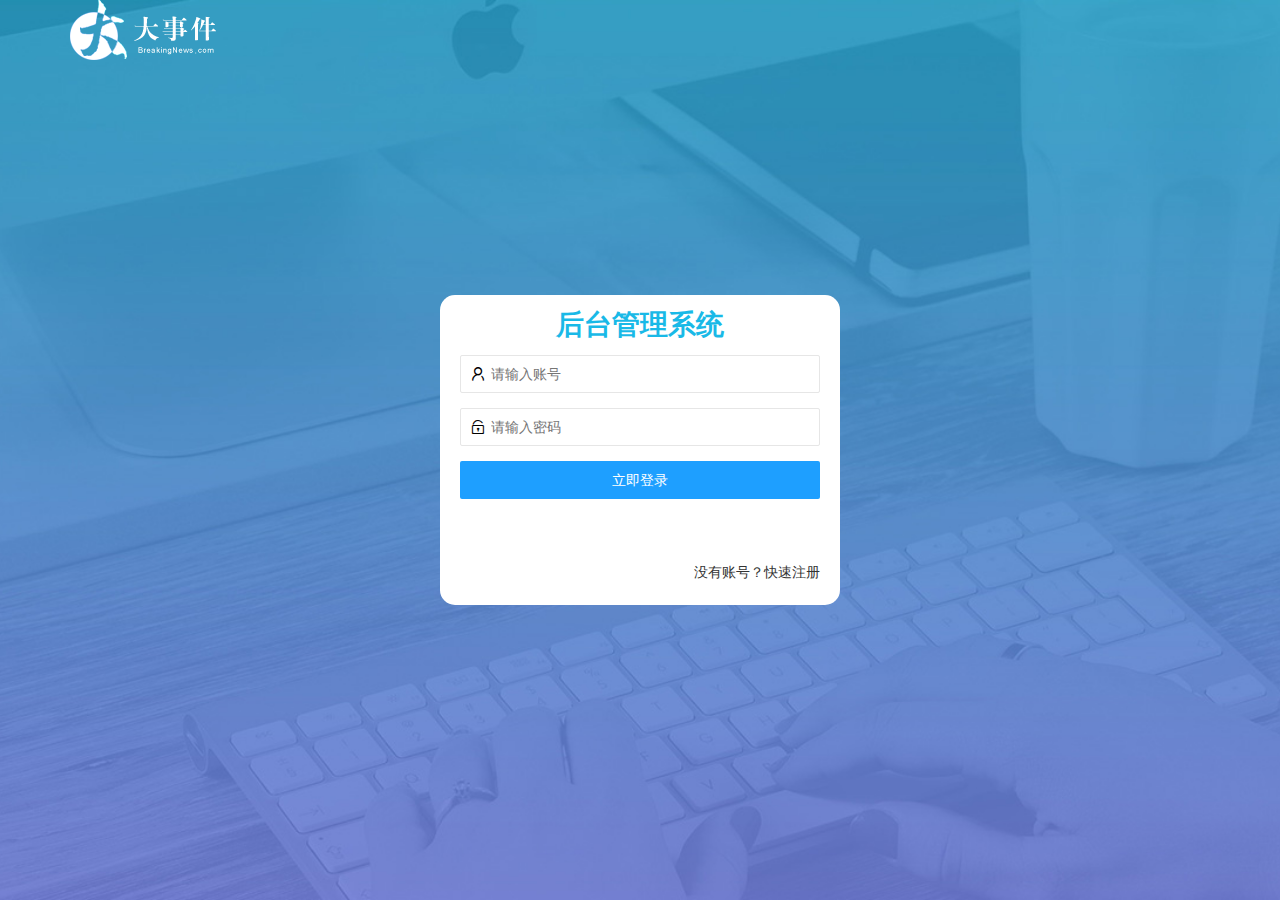
<file: login.html>
<!DOCTYPE html>
<html lang="en">

<head>
    <meta charset="UTF-8">
    <meta http-equiv="X-UA-Compatible" content="IE=edge">
    <meta name="viewport" content="width=device-width, initial-scale=1.0">
    <title>大事件登录/注册页面</title>

    <link rel="stylesheet" href="./assets/lib/layui/css/layui.css">
    <link rel="stylesheet" href="./assets/css/login.css">
</head>

<body>
    <!-- 头部的logo部分 -->
    <div class="layui-main">
        <img src="./assets/images/logo.png">
    </div>

    <!-- 注册区域 -->
    <div class="loginBox">
        <div class="titleBox">
            <h1 align=center>后台管理系统</h1>
        </div>

        <!-- 登录的div -->
        <div class="userloginBox">
            <form class="layui-form loginForm" action="" method="post">
                <div class="layui-form-item">
                    <i class="layui-icon layui-icon-username"></i>
                    <input type="text" value="" name="username" required lay-verify="required|username"
                        placeholder="请输入账号" autocomplete="off" class="layui-input">
                </div>
                <div class="layui-form-item">
                    <i class="layui-icon layui-icon-password"></i>
                    <input type="password" value="" name="password" required lay-verify="required|password"
                        placeholder="请输入密码" autocomplete="off" class="layui-input">
                </div>
                <!-- <div class="layui-input-block"> -->
                <button class="layui-btn layui-btn-fluid layui-btn-normal" lay-submit
                    lay-filter="formDemo">立即登录</button>
                <!-- <button type="reset" class="layui-btn layui-btn-primary">重置</button> -->
                <!-- </div> -->
                <div class="layui-form-item">
                    <a href="javascript:;" id="link_to_reg">没有账号？快速注册</a>
                </div>
            </form>
        </div>

        <!-- 注册的div -->
        <div class="regBox">
            <form class="layui-form regForm" action="" method="post">
                <div class="layui-form-item">
                    <i class="layui-icon layui-icon-username"></i>
                    <input type="tel" value="" name="username" required lay-verify="required" placeholder="请输入账号"
                        autocomplete="off" class="layui-input">
                </div>
                <div class="layui-form-item">
                    <i class="layui-icon layui-icon-password"></i>
                    <input type="password" name="password" id="password" value='' required
                        lay-verify="required|password" placeholder="请输入密码" autocomplete="off" class="layui-input">
                </div>
                <div class="layui-form-item">
                    <i class="layui-icon layui-icon-password"></i>
                    <input type="password" id="repassword" value='' required lay-verify="required|password|repwd"
                        placeholder="请再次输入密码" autocomplete="off" class="layui-input">
                </div>
                <button class="layui-btn layui-btn-fluid layui-btn-normal" lay-submit
                    lay-filter="formDemo">立即注册</button>
                <div class="layui-form-item">
                    <a href="javascript:;" id="link_to_login">已有账号？去登录</a>
                </div>
            </form>
        </div>

    </div>
    <script src="./assets/lib/layui/layui.all.js"></script>
    <script src="./assets/lib/jquery-all.js"></script>
    <script src="./assets/js/ajaxPrefilter.js"></script>
    <script src="./assets/js/login.js"></script>
</body>

</html>
</file>
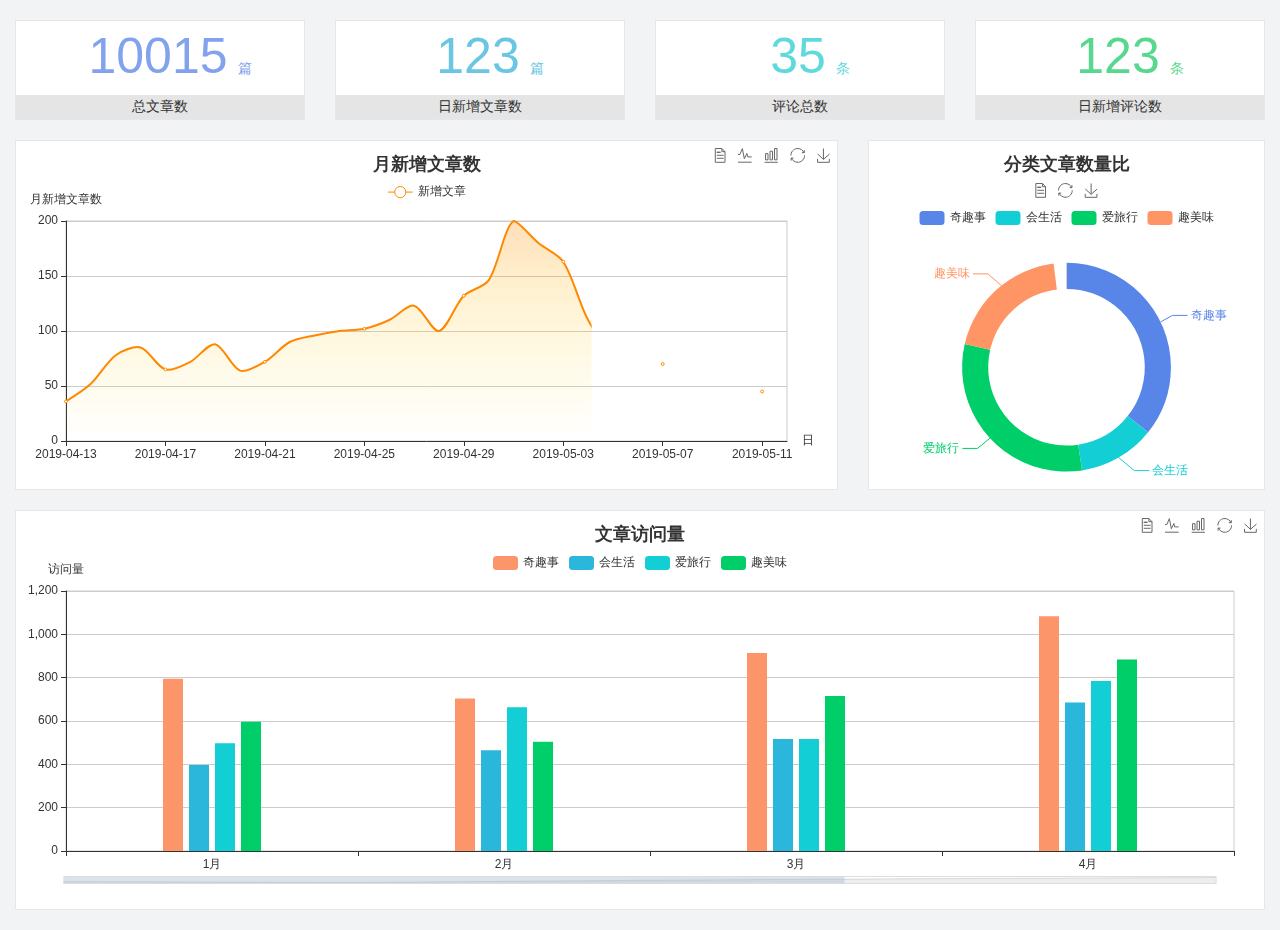
<file: home/dashboard.html>
<!DOCTYPE html>
<html lang="en">

<head>
  <meta charset="UTF-8">
  <meta name="viewport" content="width=device-width, initial-scale=1.0">
  <meta http-equiv="X-UA-Compatible" content="ie=edge">
  <title>图表统计</title>
  <link rel="stylesheet" href="../../assets/lib/bootstrap.css" />
  <link rel="stylesheet" href="../../assets/lib/main.css" />
  <script src="../../assets/lib/jquery.js"></script>
  <script type="text/javascript" src="../../assets/lib/echarts.min.js"></script>
</head>

<body>
  <div class="container-fluid">
    <div class="row spannel_list">
      <div class="col-sm-3 col-xs-6">
        <div class="spannel">
          <em>10015</em><span>篇</span>
          <b>总文章数</b>
        </div>
      </div>
      <div class="col-sm-3 col-xs-6">
        <div class="spannel scolor01">
          <em>123</em><span>篇</span>
          <b>日新增文章数</b>
        </div>
      </div>
      <div class="col-sm-3 col-xs-6">
        <div class="spannel scolor02">
          <em>35</em><span>条</span>
          <b>评论总数</b>
        </div>
      </div>
      <div class="col-sm-3 col-xs-6">
        <div class="spannel scolor03">
          <em>123</em><span>条</span>
          <b>日新增评论数</b>
        </div>
      </div>
    </div>
  </div>

  <div class="container-fluid">
    <div class="row curve-pie">
      <div class="col-lg-8 col-md-8">
        <div class="gragh_pannel" id="curve_show"></div>
      </div>
      <div class="col-lg-4 col-md-4">
        <div class="gragh_pannel" id="pie_show"></div>
      </div>
    </div>
  </div>

  <div class="container-fluid">
    <div class="column_pannel" id="column_show"></div>
  </div>

  <script>
    var oChart = echarts.init(document.getElementById('curve_show'));
    var aList_all = [
      { 'count': 36, 'date': '2019-04-13' },
      { 'count': 52, 'date': '2019-04-14' },
      { 'count': 78, 'date': '2019-04-15' },
      { 'count': 85, 'date': '2019-04-16' },
      { 'count': 65, 'date': '2019-04-17' },
      { 'count': 72, 'date': '2019-04-18' },
      { 'count': 88, 'date': '2019-04-19' },
      { 'count': 64, 'date': '2019-04-20' },
      { 'count': 72, 'date': '2019-04-21' },
      { 'count': 90, 'date': '2019-04-22' },
      { 'count': 96, 'date': '2019-04-23' },
      { 'count': 100, 'date': '2019-04-24' },
      { 'count': 102, 'date': '2019-04-25' },
      { 'count': 110, 'date': '2019-04-26' },
      { 'count': 123, 'date': '2019-04-27' },
      { 'count': 100, 'date': '2019-04-28' },
      { 'count': 132, 'date': '2019-04-29' },
      { 'count': 146, 'date': '2019-04-30' },
      { 'count': 200, 'date': '2019-05-01' },
      { 'count': 180, 'date': '2019-05-02' },
      { 'count': 163, 'date': '2019-05-03' },
      { 'count': 110, 'date': '2019-05-04' },
      { 'count': 80, 'date': '2019-05-05' },
      { 'count': 82, 'date': '2019-05-06' },
      { 'count': 70, 'date': '2019-05-07' },
      { 'count': 65, 'date': '2019-05-08' },
      { 'count': 54, 'date': '2019-05-09' },
      { 'count': 40, 'date': '2019-05-10' },
      { 'count': 45, 'date': '2019-05-11' },
      { 'count': 38, 'date': '2019-05-12' },
    ];

    let aCount = [];
    let aDate = [];

    for (var i = 0; i < aList_all.length; i++) {
      aCount.push(aList_all[i].count);
      aDate.push(aList_all[i].date);
    }

    var chartopt = {
      title: {
        text: '月新增文章数',
        left: 'center',
        top: '10'
      },
      tooltip: {
        trigger: 'axis'
      },
      legend: {
        data: ['新增文章'],
        top: '40'
      },
      toolbox: {
        show: true,
        feature: {
          mark: { show: true },
          dataView: { show: true, readOnly: false },
          magicType: { show: true, type: ['line', 'bar'] },
          restore: { show: true },
          saveAsImage: { show: true }
        }
      },
      calculable: true,
      xAxis: [
        {
          name: '日',
          type: 'category',
          boundaryGap: false,
          data: aDate
        }
      ],
      yAxis: [
        {
          name: '月新增文章数',
          type: 'value'
        }
      ],
      series: [
        {
          name: '新增文章',
          type: 'line',
          smooth: true,
          itemStyle: { normal: { areaStyle: { type: 'default' }, color: '#f80' }, lineStyle: { color: '#f80' } },
          data: aCount
        }],
      areaStyle: {
        normal: {
          color: new echarts.graphic.LinearGradient(0, 0, 0, 1, [{
            offset: 0,
            color: 'rgba(255,136,0,0.39)'
          }, {
            offset: .34,
            color: 'rgba(255,180,0,0.25)'
          }, {
            offset: 1,
            color: 'rgba(255,222,0,0.00)'
          }])

        }
      },
      grid: {
        show: true,
        x: 50,
        x2: 50,
        y: 80,
        height: 220
      }
    };

    oChart.setOption(chartopt);


    var oPie = echarts.init(document.getElementById('pie_show'));
    var oPieopt =
    {
      title: {
        top: 10,
        text: '分类文章数量比',
        x: 'center'
      },
      tooltip: {
        trigger: 'item',
        formatter: "{a} <br/>{b} : {c} ({d}%)"
      },
      color: ['#5885e8', '#13cfd5', '#00ce68', '#ff9565'],
      legend: {
        x: 'center',
        top: 65,
        data: ['奇趣事', '会生活', '爱旅行', '趣美味']
      },
      toolbox: {
        show: true,
        x: 'center',
        top: 35,
        feature: {
          mark: { show: true },
          dataView: { show: true, readOnly: false },
          magicType: {
            show: true,
            type: ['pie', 'funnel'],
            option: {
              funnel: {
                x: '25%',
                width: '50%',
                funnelAlign: 'left',
                max: 1548
              }
            }
          },
          restore: { show: true },
          saveAsImage: { show: true }
        }
      },
      calculable: true,
      series: [
        {
          name: '访问来源',
          type: 'pie',
          radius: ['45%', '60%'],
          center: ['50%', '65%'],
          data: [
            { value: 300, name: '奇趣事' },
            { value: 100, name: '会生活' },
            { value: 260, name: '爱旅行' },
            { value: 180, name: '趣美味' }
          ]
        }
      ]
    };
    oPie.setOption(oPieopt);



    var oColumn = this.echarts.init(document.getElementById('column_show'));
    var oColumnopt =
    {
      title: {
        text: '文章访问量',
        left: 'center',
        top: '10'
      },
      tooltip: {
        trigger: 'axis'
      },
      legend: {
        data: ['奇趣事', '会生活', '爱旅行', '趣美味'],
        top: '40'
      },
      toolbox: {
        show: true,
        feature: {
          mark: { show: true },
          dataView: { show: true, readOnly: false },
          magicType: { show: true, type: ['line', 'bar'] },
          restore: { show: true },
          saveAsImage: { show: true }
        }
      },
      calculable: true,
      xAxis: [
        {
          type: 'category',
          data: ['1月', '2月', '3月', '4月', '5月']
        }
      ],
      yAxis: [
        {
          name: '访问量',
          type: 'value'
        }
      ],
      series: [
        {
          name: '奇趣事',
          type: 'bar',
          barWidth: 20,
          itemStyle: {
            normal: { areaStyle: { type: 'default' }, color: '#fd956a' }
          },
          data: [800, 708, 920, 1090, 1200]
        },
        {
          name: '会生活',
          type: 'bar',
          barWidth: 20,
          itemStyle: {
            normal: { areaStyle: { type: 'default' }, color: '#2bb6db' }
          },
          data: [400, 468, 520, 690, 800]
        },
        {
          name: '爱旅行',
          type: 'bar',
          barWidth: 20,
          itemStyle: {
            normal: { areaStyle: { type: 'default' }, color: '#13cfd5' }
          },
          data: [500, 668, 520, 790, 900]
        },
        {
          name: '趣美味',
          type: 'bar',
          barWidth: 20,
          itemStyle: {
            normal: { areaStyle: { type: 'default' }, color: '#00ce68' }
          },
          data: [600, 508, 720, 890, 1000]
        }
      ],
      grid: {
        show: true,
        x: 50,
        x2: 30,
        y: 80,
        height: 260
      },
      dataZoom: [//给x轴设置滚动条
        {
          start: 0,//默认为0
          end: 100 - 1000 / 31,//默认为100
          type: 'slider',
          show: true,
          xAxisIndex: [0],
          handleSize: 0,//滑动条的 左右2个滑动条的大小
          height: 8,//组件高度
          left: 45, //左边的距离
          right: 50,//右边的距离
          bottom: 26,//右边的距离
          handleColor: '#ddd',//h滑动图标的颜色
          handleStyle: {
            borderColor: "#cacaca",
            borderWidth: "1",
            shadowBlur: 2,
            background: "#ddd",
            shadowColor: "#ddd",
          }
        }]
    };
    oColumn.setOption(oColumnopt);
  </script>
</body>

</html>
</file>
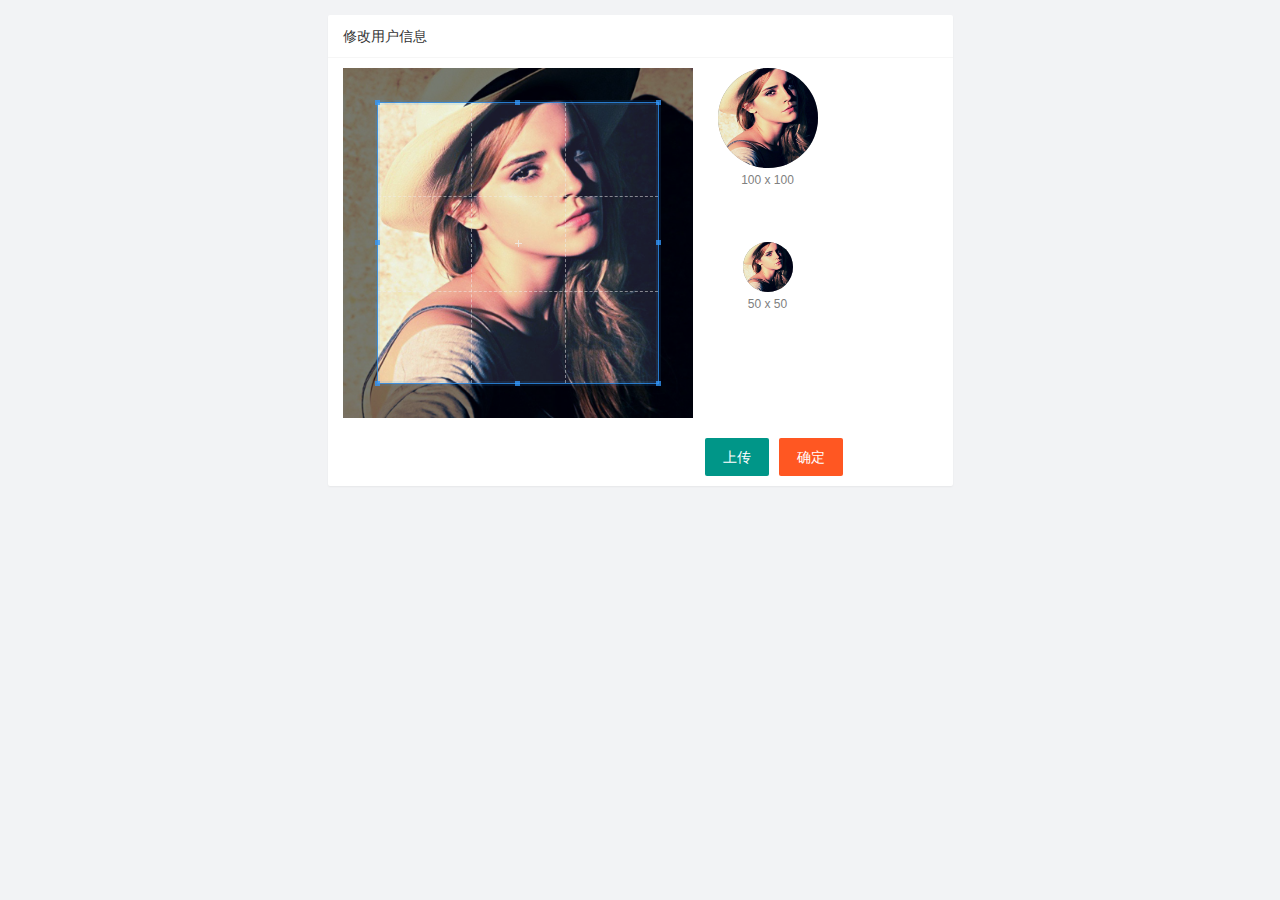
<file: user/useravatar.html>
<!DOCTYPE html>
<html lang="en">

<head>
    <meta charset="UTF-8">
    <meta http-equiv="X-UA-Compatible" content="IE=edge">
    <meta name="viewport" content="width=device-width, initial-scale=1.0">
    <title>Document</title>
    <link rel="stylesheet" href="../assets/lib/layui/css/layui.css">
    <link rel="stylesheet" href="../assets/fonts/iconfont.css">
    <!-- <link rel="stylesheet" href="../assets/css/user/common.css"> -->
    <link rel="stylesheet" href="../assets/lib/cropper/cropper.css">
    <link rel="stylesheet" href="../assets/css/user/useravatar.css">
</head>

<body>
    <div class="layui-row main">
        <div
            class="layui-card layui-col-xs12 layui-col-md10 layui-col-md-offset1 layui-col-lg-offset3 layui-col-lg6 card">
            <div class="layui-card-header">修改用户信息</div>
            <div class="layui-card-body card-body">
                <!-- 第一行的图片裁剪和预览区域 -->
                <div class="row1">
                    <!-- 图片裁剪区域 -->
                    <div class="cropper-box">
                        <!-- 这个 img 标签很重要，将来会把它初始化为裁剪区域 -->
                        <img id="image" src="/assets/images/sample.jpg" />
                    </div>
                    <!-- 图片的预览区域 -->
                    <div class="preview-box">
                        <div>
                            <!-- 宽高为 100px 的预览区域 -->
                            <div class="img-preview w100"></div>
                            <p class="size">100 x 100</p>
                        </div>
                        <div>
                            <!-- 宽高为 50px 的预览区域 -->
                            <div class="img-preview w50"></div>
                            <p class="size">50 x 50</p>
                        </div>
                    </div>
                </div>

                <!-- 第二行的按钮区域 -->
                <div class="row2">
                    <input type="file" name="file" id="file" accept="image/png,image/jpeg,image/jpg">
                    <button type="button" class="layui-btn btnUpload">上传</button>
                    <button type="button" class="layui-btn layui-btn-danger confirm">确定</button>
                </div>
            </div>
        </div>
    </div>
</body>
<script src="../assets/lib/layui/layui.all.js"></script>
<script src="../assets/lib/jquery-all.js"></script>
<script src="../assets/lib/cropper/Cropper.js"></script>
<script src="../assets/lib/cropper/jquery-cropper.js"></script>
<script src="../assets/js/ajaxPrefilter.js"></script>
<script src="../assets/js/user/useravatar.js"></script>

</html>
</file>
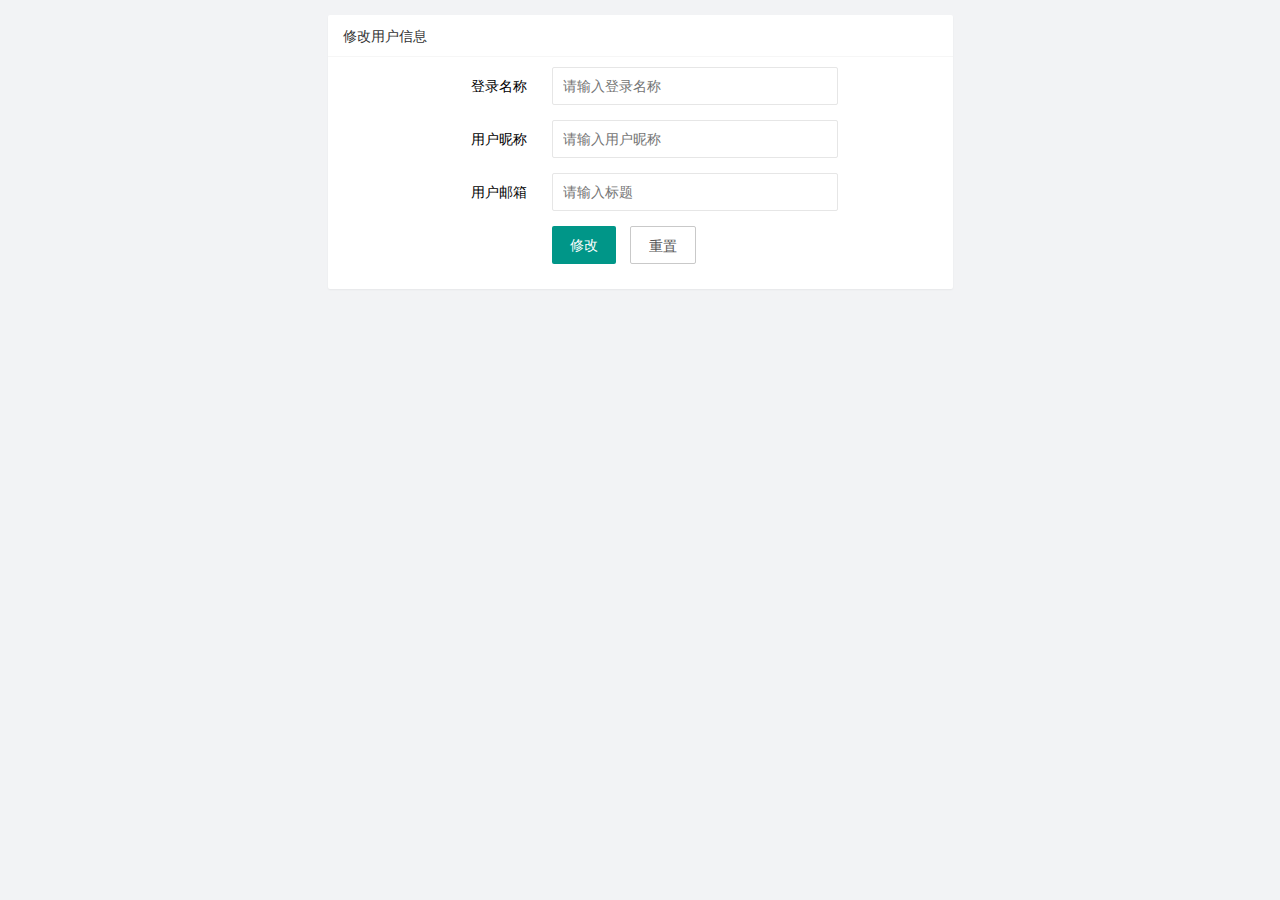
<file: user/userinfo.html>
<!DOCTYPE html>
<html lang="en">

<head>
    <meta charset="UTF-8">
    <meta http-equiv="X-UA-Compatible" content="IE=edge">
    <meta name="viewport" content="width=device-width, initial-scale=1.0">
    <title>Document</title>
    <link rel="stylesheet" href="../assets/lib/layui/css/layui.css">
    <link rel="stylesheet" href="../assets/fonts/iconfont.css">
    <link rel="stylesheet" href="../assets/css/user/common.css">
</head>

<body>
    <div class="layui-row main">
        <div
            class="layui-card layui-col-xs12 layui-col-md10 layui-col-md-offset1 layui-col-lg-offset3 layui-col-lg6 card">
            <div class="layui-card-header">修改用户信息</div>
            <div class="layui-card-body card-body">
                <form class="layui-form layui-col-xs12 layui-col-md10 layui-col-lg8 form" lay-filter="userinfo">

                    <input type="hidden" name="id">

                    <div class="layui-form-item">
                        <label class="layui-form-label form-label">登录名称</label>
                        <div class="layui-input-block">
                            <input type="text" name="username" required lay-verify="required" placeholder="请输入登录名称"
                                autocomplete="off" class="layui-input">
                        </div>
                    </div>
                    <div class="layui-form-item">
                        <label class="layui-form-label form-label">用户昵称</label>
                        <div class="layui-input-block">
                            <input type="text" name="nickname" required lay-verify="required|nickname"
                                placeholder="请输入用户昵称" autocomplete="off" class="layui-input">
                        </div>
                    </div>
                    <div class="layui-form-item">
                        <label class="layui-form-label form-label">用户邮箱</label>
                        <div class="layui-input-block">
                            <input type="text" name="email" required lay-verify="required|email" placeholder="请输入标题"
                                autocomplete="off" class="layui-input">
                        </div>
                    </div>
                    <div class="layui-form-item">
                        <div class="layui-input-block">
                            <button class="layui-btn btnUpdate" lay-submit lay-filter="*">修改</button>
                            <button type="reset" id="btnReset" class="layui-btn layui-btn-primary">重置</button>
                        </div>
                    </div>
                </form>

            </div>
        </div>
    </div>
</body>
<script src="../assets/lib/layui/layui.all.js"></script>
<script src="../assets/lib/jquery-all.js"></script>
<script src="../assets/js/ajaxPrefilter.js"></script>
<script src="../assets/js/user/userinfo.js"></script>

</html>
</file>
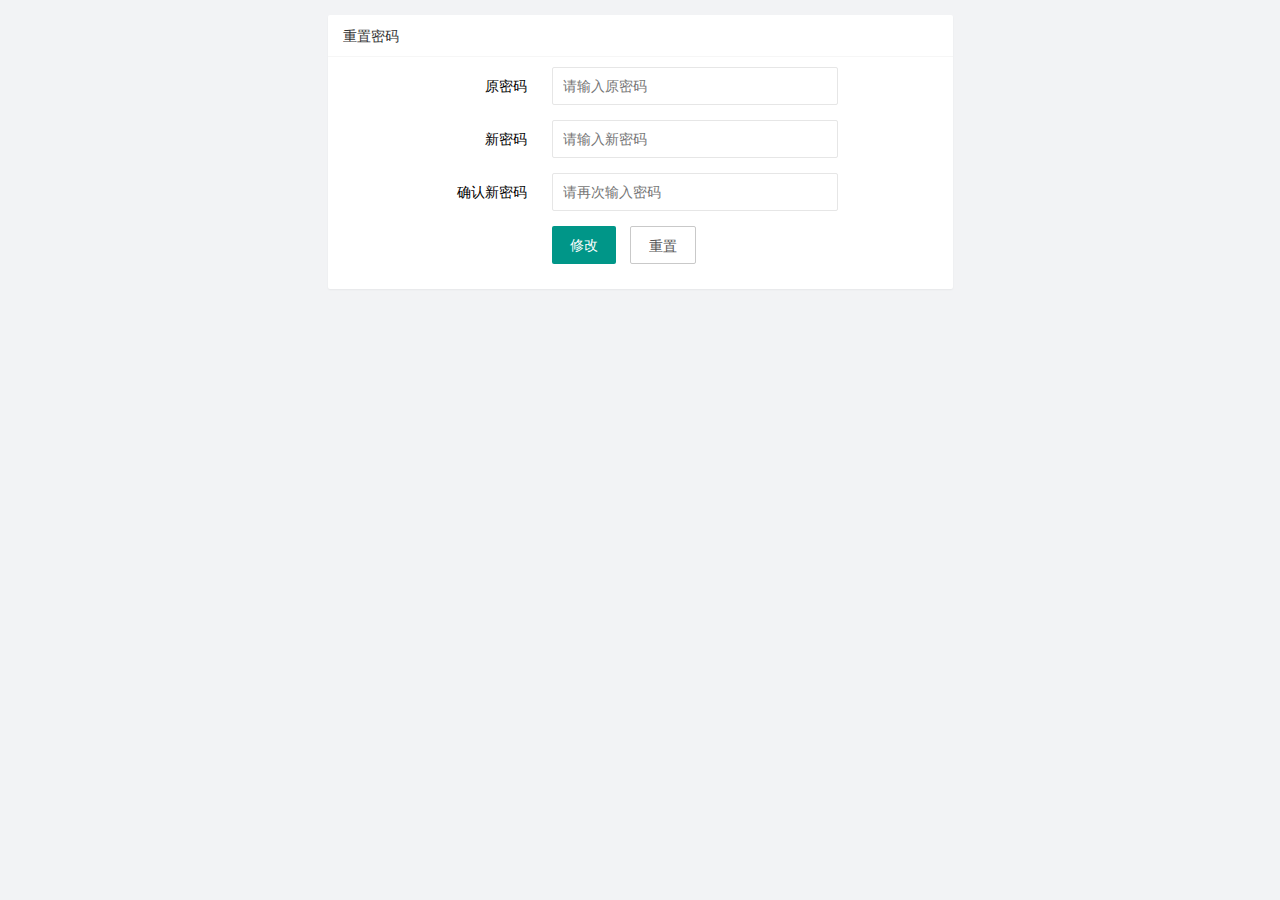
<file: user/userpwd.html>
<!DOCTYPE html>
<html lang="en">

<head>
    <meta charset="UTF-8">
    <meta http-equiv="X-UA-Compatible" content="IE=edge">
    <meta name="viewport" content="width=device-width, initial-scale=1.0">
    <title>Document</title>
    <link rel="stylesheet" href="../assets/lib/layui/css/layui.css">
    <link rel="stylesheet" href="../assets/fonts/iconfont.css">
    <link rel="stylesheet" href="../assets/css/user/common.css">
</head>

<body>
    <div class="layui-row main">
        <div
            class="layui-card layui-col-xs12 layui-col-md10 layui-col-md-offset1 layui-col-lg-offset3 layui-col-lg6 card">
            <div class="layui-card-header">重置密码</div>
            <div class="layui-card-body card-body">
                <form class="layui-form layui-col-xs12 layui-col-md10 layui-col-lg8 form">
                    <div class="layui-form-item">
                        <label class="layui-form-label form-label">原密码</label>
                        <div class="layui-input-block">
                            <input type="text" name="oldPwd" required lay-verify="required|pwd" placeholder="请输入原密码"
                                autocomplete="off" class="layui-input">
                        </div>
                    </div>
                    <div class="layui-form-item">
                        <label class="layui-form-label form-label">新密码</label>
                        <div class="layui-input-block">
                            <input type="text" name="newPwd" required lay-verify="required|pwd" placeholder="请输入新密码"
                                autocomplete="off" class="layui-input newPwd">
                        </div>
                    </div>
                    <div class="layui-form-item">
                        <label class="layui-form-label form-label">确认新密码</label>
                        <div class="layui-input-block">
                            <input type="text" name="rePwd" required lay-verify="required|pwd|rePwd"
                                placeholder="请再次输入密码" autocomplete="off" class="layui-input reNewPwd">
                        </div>
                    </div>
                    <div class="layui-form-item">
                        <div class="layui-input-block">
                            <button class="layui-btn btnUpdate" lay-submit>修改</button>
                            <button type="reset" class="layui-btn layui-btn-primary">重置</button>
                        </div>
                    </div>
                </form>

            </div>
        </div>
    </div>
</body>
<script src="../assets/lib/layui/layui.all.js"></script>
<script src="../assets/lib/jquery-all.js"></script>
<script src="../assets/js/ajaxPrefilter.js"></script>
<script src="../assets/js/user/userpwd.js"></script>

</html>
</file>
<file: assets/lib/layui/css/layui.css>
/** layui-v2.5.5 MIT License By https://www.layui.com */
 .layui-inline,img{display:inline-block;vertical-align:middle}h1,h2,h3,h4,h5,h6{font-weight:400}.layui-edge,.layui-header,.layui-inline,.layui-main{position:relative}.layui-body,.layui-edge,.layui-elip{overflow:hidden}.layui-btn,.layui-edge,.layui-inline,img{vertical-align:middle}.layui-btn,.layui-disabled,.layui-icon,.layui-unselect{-moz-user-select:none;-webkit-user-select:none;-ms-user-select:none}.layui-elip,.layui-form-checkbox span,.layui-form-pane .layui-form-label{text-overflow:ellipsis;white-space:nowrap}.layui-breadcrumb,.layui-tree-btnGroup{visibility:hidden}blockquote,body,button,dd,div,dl,dt,form,h1,h2,h3,h4,h5,h6,input,li,ol,p,pre,td,textarea,th,ul{margin:0;padding:0;-webkit-tap-highlight-color:rgba(0,0,0,0)}a:active,a:hover{outline:0}img{border:none}li{list-style:none}table{border-collapse:collapse;border-spacing:0}h4,h5,h6{font-size:100%}button,input,optgroup,option,select,textarea{font-family:inherit;font-size:inherit;font-style:inherit;font-weight:inherit;outline:0}pre{white-space:pre-wrap;white-space:-moz-pre-wrap;white-space:-pre-wrap;white-space:-o-pre-wrap;word-wrap:break-word}body{line-height:24px;font:14px Helvetica Neue,Helvetica,PingFang SC,Tahoma,Arial,sans-serif}hr{height:1px;margin:10px 0;border:0;clear:both}a{color:#333;text-decoration:none}a:hover{color:#777}a cite{font-style:normal;*cursor:pointer}.layui-border-box,.layui-border-box *{box-sizing:border-box}.layui-box,.layui-box *{box-sizing:content-box}.layui-clear{clear:both;*zoom:1}.layui-clear:after{content:'\20';clear:both;*zoom:1;display:block;height:0}.layui-inline{*display:inline;*zoom:1}.layui-edge{display:inline-block;width:0;height:0;border-width:6px;border-style:dashed;border-color:transparent}.layui-edge-top{top:-4px;border-bottom-color:#999;border-bottom-style:solid}.layui-edge-right{border-left-color:#999;border-left-style:solid}.layui-edge-bottom{top:2px;border-top-color:#999;border-top-style:solid}.layui-edge-left{border-right-color:#999;border-right-style:solid}.layui-disabled,.layui-disabled:hover{color:#d2d2d2!important;cursor:not-allowed!important}.layui-circle{border-radius:100%}.layui-show{display:block!important}.layui-hide{display:none!important}@font-face{font-family:layui-icon;src:url(../font/iconfont.eot?v=250);src:url(../font/iconfont.eot?v=250#iefix) format('embedded-opentype'),url(../font/iconfont.woff2?v=250) format('woff2'),url(../font/iconfont.woff?v=250) format('woff'),url(../font/iconfont.ttf?v=250) format('truetype'),url(../font/iconfont.svg?v=250#layui-icon) format('svg')}.layui-icon{font-family:layui-icon!important;font-size:16px;font-style:normal;-webkit-font-smoothing:antialiased;-moz-osx-font-smoothing:grayscale}.layui-icon-reply-fill:before{content:"\e611"}.layui-icon-set-fill:before{content:"\e614"}.layui-icon-menu-fill:before{content:"\e60f"}.layui-icon-search:before{content:"\e615"}.layui-icon-share:before{content:"\e641"}.layui-icon-set-sm:before{content:"\e620"}.layui-icon-engine:before{content:"\e628"}.layui-icon-close:before{content:"\1006"}.layui-icon-close-fill:before{content:"\1007"}.layui-icon-chart-screen:before{content:"\e629"}.layui-icon-star:before{content:"\e600"}.layui-icon-circle-dot:before{content:"\e617"}.layui-icon-chat:before{content:"\e606"}.layui-icon-release:before{content:"\e609"}.layui-icon-list:before{content:"\e60a"}.layui-icon-chart:before{content:"\e62c"}.layui-icon-ok-circle:before{content:"\1005"}.layui-icon-layim-theme:before{content:"\e61b"}.layui-icon-table:before{content:"\e62d"}.layui-icon-right:before{content:"\e602"}.layui-icon-left:before{content:"\e603"}.layui-icon-cart-simple:before{content:"\e698"}.layui-icon-face-cry:before{content:"\e69c"}.layui-icon-face-smile:before{content:"\e6af"}.layui-icon-survey:before{content:"\e6b2"}.layui-icon-tree:before{content:"\e62e"}.layui-icon-upload-circle:before{content:"\e62f"}.layui-icon-add-circle:before{content:"\e61f"}.layui-icon-download-circle:before{content:"\e601"}.layui-icon-templeate-1:before{content:"\e630"}.layui-icon-util:before{content:"\e631"}.layui-icon-face-surprised:before{content:"\e664"}.layui-icon-edit:before{content:"\e642"}.layui-icon-speaker:before{content:"\e645"}.layui-icon-down:before{content:"\e61a"}.layui-icon-file:before{content:"\e621"}.layui-icon-layouts:before{content:"\e632"}.layui-icon-rate-half:before{content:"\e6c9"}.layui-icon-add-circle-fine:before{content:"\e608"}.layui-icon-prev-circle:before{content:"\e633"}.layui-icon-read:before{content:"\e705"}.layui-icon-404:before{content:"\e61c"}.layui-icon-carousel:before{content:"\e634"}.layui-icon-help:before{content:"\e607"}.layui-icon-code-circle:before{content:"\e635"}.layui-icon-water:before{content:"\e636"}.layui-icon-username:before{content:"\e66f"}.layui-icon-find-fill:before{content:"\e670"}.layui-icon-about:before{content:"\e60b"}.layui-icon-location:before{content:"\e715"}.layui-icon-up:before{content:"\e619"}.layui-icon-pause:before{content:"\e651"}.layui-icon-date:before{content:"\e637"}.layui-icon-layim-uploadfile:before{content:"\e61d"}.layui-icon-delete:before{content:"\e640"}.layui-icon-play:before{content:"\e652"}.layui-icon-top:before{content:"\e604"}.layui-icon-friends:before{content:"\e612"}.layui-icon-refresh-3:before{content:"\e9aa"}.layui-icon-ok:before{content:"\e605"}.layui-icon-layer:before{content:"\e638"}.layui-icon-face-smile-fine:before{content:"\e60c"}.layui-icon-dollar:before{content:"\e659"}.layui-icon-group:before{content:"\e613"}.layui-icon-layim-download:before{content:"\e61e"}.layui-icon-picture-fine:before{content:"\e60d"}.layui-icon-link:before{content:"\e64c"}.layui-icon-diamond:before{content:"\e735"}.layui-icon-log:before{content:"\e60e"}.layui-icon-rate-solid:before{content:"\e67a"}.layui-icon-fonts-del:before{content:"\e64f"}.layui-icon-unlink:before{content:"\e64d"}.layui-icon-fonts-clear:before{content:"\e639"}.layui-icon-triangle-r:before{content:"\e623"}.layui-icon-circle:before{content:"\e63f"}.layui-icon-radio:before{content:"\e643"}.layui-icon-align-center:before{content:"\e647"}.layui-icon-align-right:before{content:"\e648"}.layui-icon-align-left:before{content:"\e649"}.layui-icon-loading-1:before{content:"\e63e"}.layui-icon-return:before{content:"\e65c"}.layui-icon-fonts-strong:before{content:"\e62b"}.layui-icon-upload:before{content:"\e67c"}.layui-icon-dialogue:before{content:"\e63a"}.layui-icon-video:before{content:"\e6ed"}.layui-icon-headset:before{content:"\e6fc"}.layui-icon-cellphone-fine:before{content:"\e63b"}.layui-icon-add-1:before{content:"\e654"}.layui-icon-face-smile-b:before{content:"\e650"}.layui-icon-fonts-html:before{content:"\e64b"}.layui-icon-form:before{content:"\e63c"}.layui-icon-cart:before{content:"\e657"}.layui-icon-camera-fill:before{content:"\e65d"}.layui-icon-tabs:before{content:"\e62a"}.layui-icon-fonts-code:before{content:"\e64e"}.layui-icon-fire:before{content:"\e756"}.layui-icon-set:before{content:"\e716"}.layui-icon-fonts-u:before{content:"\e646"}.layui-icon-triangle-d:before{content:"\e625"}.layui-icon-tips:before{content:"\e702"}.layui-icon-picture:before{content:"\e64a"}.layui-icon-more-vertical:before{content:"\e671"}.layui-icon-flag:before{content:"\e66c"}.layui-icon-loading:before{content:"\e63d"}.layui-icon-fonts-i:before{content:"\e644"}.layui-icon-refresh-1:before{content:"\e666"}.layui-icon-rmb:before{content:"\e65e"}.layui-icon-home:before{content:"\e68e"}.layui-icon-user:before{content:"\e770"}.layui-icon-notice:before{content:"\e667"}.layui-icon-login-weibo:before{content:"\e675"}.layui-icon-voice:before{content:"\e688"}.layui-icon-upload-drag:before{content:"\e681"}.layui-icon-login-qq:before{content:"\e676"}.layui-icon-snowflake:before{content:"\e6b1"}.layui-icon-file-b:before{content:"\e655"}.layui-icon-template:before{content:"\e663"}.layui-icon-auz:before{content:"\e672"}.layui-icon-console:before{content:"\e665"}.layui-icon-app:before{content:"\e653"}.layui-icon-prev:before{content:"\e65a"}.layui-icon-website:before{content:"\e7ae"}.layui-icon-next:before{content:"\e65b"}.layui-icon-component:before{content:"\e857"}.layui-icon-more:before{content:"\e65f"}.layui-icon-login-wechat:before{content:"\e677"}.layui-icon-shrink-right:before{content:"\e668"}.layui-icon-spread-left:before{content:"\e66b"}.layui-icon-camera:before{content:"\e660"}.layui-icon-note:before{content:"\e66e"}.layui-icon-refresh:before{content:"\e669"}.layui-icon-female:before{content:"\e661"}.layui-icon-male:before{content:"\e662"}.layui-icon-password:before{content:"\e673"}.layui-icon-senior:before{content:"\e674"}.layui-icon-theme:before{content:"\e66a"}.layui-icon-tread:before{content:"\e6c5"}.layui-icon-praise:before{content:"\e6c6"}.layui-icon-star-fill:before{content:"\e658"}.layui-icon-rate:before{content:"\e67b"}.layui-icon-template-1:before{content:"\e656"}.layui-icon-vercode:before{content:"\e679"}.layui-icon-cellphone:before{content:"\e678"}.layui-icon-screen-full:before{content:"\e622"}.layui-icon-screen-restore:before{content:"\e758"}.layui-icon-cols:before{content:"\e610"}.layui-icon-export:before{content:"\e67d"}.layui-icon-print:before{content:"\e66d"}.layui-icon-slider:before{content:"\e714"}.layui-icon-addition:before{content:"\e624"}.layui-icon-subtraction:before{content:"\e67e"}.layui-icon-service:before{content:"\e626"}.layui-icon-transfer:before{content:"\e691"}.layui-main{width:1140px;margin:0 auto}.layui-header{z-index:1000;height:60px}.layui-header a:hover{transition:all .5s;-webkit-transition:all .5s}.layui-side{position:fixed;left:0;top:0;bottom:0;z-index:999;width:200px;overflow-x:hidden}.layui-side-scroll{position:relative;width:220px;height:100%;overflow-x:hidden}.layui-body{position:absolute;left:200px;right:0;top:0;bottom:0;z-index:998;width:auto;overflow-y:auto;box-sizing:border-box}.layui-layout-body{overflow:hidden}.layui-layout-admin .layui-header{background-color:#23262E}.layui-layout-admin .layui-side{top:60px;width:200px;overflow-x:hidden}.layui-layout-admin .layui-body{position:fixed;top:60px;bottom:44px}.layui-layout-admin .layui-main{width:auto;margin:0 15px}.layui-layout-admin .layui-footer{position:fixed;left:200px;right:0;bottom:0;height:44px;line-height:44px;padding:0 15px;background-color:#eee}.layui-layout-admin .layui-logo{position:absolute;left:0;top:0;width:200px;height:100%;line-height:60px;text-align:center;color:#009688;font-size:16px}.layui-layout-admin .layui-header .layui-nav{background:0 0}.layui-layout-left{position:absolute!important;left:200px;top:0}.layui-layout-right{position:absolute!important;right:0;top:0}.layui-container{position:relative;margin:0 auto;padding:0 15px;box-sizing:border-box}.layui-fluid{position:relative;margin:0 auto;padding:0 15px}.layui-row:after,.layui-row:before{content:'';display:block;clear:both}.layui-col-lg1,.layui-col-lg10,.layui-col-lg11,.layui-col-lg12,.layui-col-lg2,.layui-col-lg3,.layui-col-lg4,.layui-col-lg5,.layui-col-lg6,.layui-col-lg7,.layui-col-lg8,.layui-col-lg9,.layui-col-md1,.layui-col-md10,.layui-col-md11,.layui-col-md12,.layui-col-md2,.layui-col-md3,.layui-col-md4,.layui-col-md5,.layui-col-md6,.layui-col-md7,.layui-col-md8,.layui-col-md9,.layui-col-sm1,.layui-col-sm10,.layui-col-sm11,.layui-col-sm12,.layui-col-sm2,.layui-col-sm3,.layui-col-sm4,.layui-col-sm5,.layui-col-sm6,.layui-col-sm7,.layui-col-sm8,.layui-col-sm9,.layui-col-xs1,.layui-col-xs10,.layui-col-xs11,.layui-col-xs12,.layui-col-xs2,.layui-col-xs3,.layui-col-xs4,.layui-col-xs5,.layui-col-xs6,.layui-col-xs7,.layui-col-xs8,.layui-col-xs9{position:relative;display:block;box-sizing:border-box}.layui-col-xs1,.layui-col-xs10,.layui-col-xs11,.layui-col-xs12,.layui-col-xs2,.layui-col-xs3,.layui-col-xs4,.layui-col-xs5,.layui-col-xs6,.layui-col-xs7,.layui-col-xs8,.layui-col-xs9{float:left}.layui-col-xs1{width:8.33333333%}.layui-col-xs2{width:16.66666667%}.layui-col-xs3{width:25%}.layui-col-xs4{width:33.33333333%}.layui-col-xs5{width:41.66666667%}.layui-col-xs6{width:50%}.layui-col-xs7{width:58.33333333%}.layui-col-xs8{width:66.66666667%}.layui-col-xs9{width:75%}.layui-col-xs10{width:83.33333333%}.layui-col-xs11{width:91.66666667%}.layui-col-xs12{width:100%}.layui-col-xs-offset1{margin-left:8.33333333%}.layui-col-xs-offset2{margin-left:16.66666667%}.layui-col-xs-offset3{margin-left:25%}.layui-col-xs-offset4{margin-left:33.33333333%}.layui-col-xs-offset5{margin-left:41.66666667%}.layui-col-xs-offset6{margin-left:50%}.layui-col-xs-offset7{margin-left:58.33333333%}.layui-col-xs-offset8{margin-left:66.66666667%}.layui-col-xs-offset9{margin-left:75%}.layui-col-xs-offset10{margin-left:83.33333333%}.layui-col-xs-offset11{margin-left:91.66666667%}.layui-col-xs-offset12{margin-left:100%}@media screen and (max-width:768px){.layui-hide-xs{display:none!important}.layui-show-xs-block{display:block!important}.layui-show-xs-inline{display:inline!important}.layui-show-xs-inline-block{display:inline-block!important}}@media screen and (min-width:768px){.layui-container{width:750px}.layui-hide-sm{display:none!important}.layui-show-sm-block{display:block!important}.layui-show-sm-inline{display:inline!important}.layui-show-sm-inline-block{display:inline-block!important}.layui-col-sm1,.layui-col-sm10,.layui-col-sm11,.layui-col-sm12,.layui-col-sm2,.layui-col-sm3,.layui-col-sm4,.layui-col-sm5,.layui-col-sm6,.layui-col-sm7,.layui-col-sm8,.layui-col-sm9{float:left}.layui-col-sm1{width:8.33333333%}.layui-col-sm2{width:16.66666667%}.layui-col-sm3{width:25%}.layui-col-sm4{width:33.33333333%}.layui-col-sm5{width:41.66666667%}.layui-col-sm6{width:50%}.layui-col-sm7{width:58.33333333%}.layui-col-sm8{width:66.66666667%}.layui-col-sm9{width:75%}.layui-col-sm10{width:83.33333333%}.layui-col-sm11{width:91.66666667%}.layui-col-sm12{width:100%}.layui-col-sm-offset1{margin-left:8.33333333%}.layui-col-sm-offset2{margin-left:16.66666667%}.layui-col-sm-offset3{margin-left:25%}.layui-col-sm-offset4{margin-left:33.33333333%}.layui-col-sm-offset5{margin-left:41.66666667%}.layui-col-sm-offset6{margin-left:50%}.layui-col-sm-offset7{margin-left:58.33333333%}.layui-col-sm-offset8{margin-left:66.66666667%}.layui-col-sm-offset9{margin-left:75%}.layui-col-sm-offset10{margin-left:83.33333333%}.layui-col-sm-offset11{margin-left:91.66666667%}.layui-col-sm-offset12{margin-left:100%}}@media screen and (min-width:992px){.layui-container{width:970px}.layui-hide-md{display:none!important}.layui-show-md-block{display:block!important}.layui-show-md-inline{display:inline!important}.layui-show-md-inline-block{display:inline-block!important}.layui-col-md1,.layui-col-md10,.layui-col-md11,.layui-col-md12,.layui-col-md2,.layui-col-md3,.layui-col-md4,.layui-col-md5,.layui-col-md6,.layui-col-md7,.layui-col-md8,.layui-col-md9{float:left}.layui-col-md1{width:8.33333333%}.layui-col-md2{width:16.66666667%}.layui-col-md3{width:25%}.layui-col-md4{width:33.33333333%}.layui-col-md5{width:41.66666667%}.layui-col-md6{width:50%}.layui-col-md7{width:58.33333333%}.layui-col-md8{width:66.66666667%}.layui-col-md9{width:75%}.layui-col-md10{width:83.33333333%}.layui-col-md11{width:91.66666667%}.layui-col-md12{width:100%}.layui-col-md-offset1{margin-left:8.33333333%}.layui-col-md-offset2{margin-left:16.66666667%}.layui-col-md-offset3{margin-left:25%}.layui-col-md-offset4{margin-left:33.33333333%}.layui-col-md-offset5{margin-left:41.66666667%}.layui-col-md-offset6{margin-left:50%}.layui-col-md-offset7{margin-left:58.33333333%}.layui-col-md-offset8{margin-left:66.66666667%}.layui-col-md-offset9{margin-left:75%}.layui-col-md-offset10{margin-left:83.33333333%}.layui-col-md-offset11{margin-left:91.66666667%}.layui-col-md-offset12{margin-left:100%}}@media screen and (min-width:1200px){.layui-container{width:1170px}.layui-hide-lg{display:none!important}.layui-show-lg-block{display:block!important}.layui-show-lg-inline{display:inline!important}.layui-show-lg-inline-block{display:inline-block!important}.layui-col-lg1,.layui-col-lg10,.layui-col-lg11,.layui-col-lg12,.layui-col-lg2,.layui-col-lg3,.layui-col-lg4,.layui-col-lg5,.layui-col-lg6,.layui-col-lg7,.layui-col-lg8,.layui-col-lg9{float:left}.layui-col-lg1{width:8.33333333%}.layui-col-lg2{width:16.66666667%}.layui-col-lg3{width:25%}.layui-col-lg4{width:33.33333333%}.layui-col-lg5{width:41.66666667%}.layui-col-lg6{width:50%}.layui-col-lg7{width:58.33333333%}.layui-col-lg8{width:66.66666667%}.layui-col-lg9{width:75%}.layui-col-lg10{width:83.33333333%}.layui-col-lg11{width:91.66666667%}.layui-col-lg12{width:100%}.layui-col-lg-offset1{margin-left:8.33333333%}.layui-col-lg-offset2{margin-left:16.66666667%}.layui-col-lg-offset3{margin-left:25%}.layui-col-lg-offset4{margin-left:33.33333333%}.layui-col-lg-offset5{margin-left:41.66666667%}.layui-col-lg-offset6{margin-left:50%}.layui-col-lg-offset7{margin-left:58.33333333%}.layui-col-lg-offset8{margin-left:66.66666667%}.layui-col-lg-offset9{margin-left:75%}.layui-col-lg-offset10{margin-left:83.33333333%}.layui-col-lg-offset11{margin-left:91.66666667%}.layui-col-lg-offset12{margin-left:100%}}.layui-col-space1{margin:-.5px}.layui-col-space1>*{padding:.5px}.layui-col-space3{margin:-1.5px}.layui-col-space3>*{padding:1.5px}.layui-col-space5{margin:-2.5px}.layui-col-space5>*{padding:2.5px}.layui-col-space8{margin:-3.5px}.layui-col-space8>*{padding:3.5px}.layui-col-space10{margin:-5px}.layui-col-space10>*{padding:5px}.layui-col-space12{margin:-6px}.layui-col-space12>*{padding:6px}.layui-col-space15{margin:-7.5px}.layui-col-space15>*{padding:7.5px}.layui-col-space18{margin:-9px}.layui-col-space18>*{padding:9px}.layui-col-space20{margin:-10px}.layui-col-space20>*{padding:10px}.layui-col-space22{margin:-11px}.layui-col-space22>*{padding:11px}.layui-col-space25{margin:-12.5px}.layui-col-space25>*{padding:12.5px}.layui-col-space30{margin:-15px}.layui-col-space30>*{padding:15px}.layui-btn,.layui-input,.layui-select,.layui-textarea,.layui-upload-button{outline:0;-webkit-appearance:none;transition:all .3s;-webkit-transition:all .3s;box-sizing:border-box}.layui-elem-quote{margin-bottom:10px;padding:15px;line-height:22px;border-left:5px solid #009688;border-radius:0 2px 2px 0;background-color:#f2f2f2}.layui-quote-nm{border-style:solid;border-width:1px 1px 1px 5px;background:0 0}.layui-elem-field{margin-bottom:10px;padding:0;border-width:1px;border-style:solid}.layui-elem-field legend{margin-left:20px;padding:0 10px;font-size:20px;font-weight:300}.layui-field-title{margin:10px 0 20px;border-width:1px 0 0}.layui-field-box{padding:10px 15px}.layui-field-title .layui-field-box{padding:10px 0}.layui-progress{position:relative;height:6px;border-radius:20px;background-color:#e2e2e2}.layui-progress-bar{position:absolute;left:0;top:0;width:0;max-width:100%;height:6px;border-radius:20px;text-align:right;background-color:#5FB878;transition:all .3s;-webkit-transition:all .3s}.layui-progress-big,.layui-progress-big .layui-progress-bar{height:18px;line-height:18px}.layui-progress-text{position:relative;top:-20px;line-height:18px;font-size:12px;color:#666}.layui-progress-big .layui-progress-text{position:static;padding:0 10px;color:#fff}.layui-collapse{border-width:1px;border-style:solid;border-radius:2px}.layui-colla-content,.layui-colla-item{border-top-width:1px;border-top-style:solid}.layui-colla-item:first-child{border-top:none}.layui-colla-title{position:relative;height:42px;line-height:42px;padding:0 15px 0 35px;color:#333;background-color:#f2f2f2;cursor:pointer;font-size:14px;overflow:hidden}.layui-colla-content{display:none;padding:10px 15px;line-height:22px;color:#666}.layui-colla-icon{position:absolute;left:15px;top:0;font-size:14px}.layui-card{margin-bottom:15px;border-radius:2px;background-color:#fff;box-shadow:0 1px 2px 0 rgba(0,0,0,.05)}.layui-card:last-child{margin-bottom:0}.layui-card-header{position:relative;height:42px;line-height:42px;padding:0 15px;border-bottom:1px solid #f6f6f6;color:#333;border-radius:2px 2px 0 0;font-size:14px}.layui-bg-black,.layui-bg-blue,.layui-bg-cyan,.layui-bg-green,.layui-bg-orange,.layui-bg-red{color:#fff!important}.layui-card-body{position:relative;padding:10px 15px;line-height:24px}.layui-card-body[pad15]{padding:15px}.layui-card-body[pad20]{padding:20px}.layui-card-body .layui-table{margin:5px 0}.layui-card .layui-tab{margin:0}.layui-panel-window{position:relative;padding:15px;border-radius:0;border-top:5px solid #E6E6E6;background-color:#fff}.layui-auxiliar-moving{position:fixed;left:0;right:0;top:0;bottom:0;width:100%;height:100%;background:0 0;z-index:9999999999}.layui-form-label,.layui-form-mid,.layui-form-select,.layui-input-block,.layui-input-inline,.layui-textarea{position:relative}.layui-bg-red{background-color:#FF5722!important}.layui-bg-orange{background-color:#FFB800!important}.layui-bg-green{background-color:#009688!important}.layui-bg-cyan{background-color:#2F4056!important}.layui-bg-blue{background-color:#1E9FFF!important}.layui-bg-black{background-color:#393D49!important}.layui-bg-gray{background-color:#eee!important;color:#666!important}.layui-badge-rim,.layui-colla-content,.layui-colla-item,.layui-collapse,.layui-elem-field,.layui-form-pane .layui-form-item[pane],.layui-form-pane .layui-form-label,.layui-input,.layui-layedit,.layui-layedit-tool,.layui-quote-nm,.layui-select,.layui-tab-bar,.layui-tab-card,.layui-tab-title,.layui-tab-title .layui-this:after,.layui-textarea{border-color:#e6e6e6}.layui-timeline-item:before,hr{background-color:#e6e6e6}.layui-text{line-height:22px;font-size:14px;color:#666}.layui-text h1,.layui-text h2,.layui-text h3{font-weight:500;color:#333}.layui-text h1{font-size:30px}.layui-text h2{font-size:24px}.layui-text h3{font-size:18px}.layui-text a:not(.layui-btn){color:#01AAED}.layui-text a:not(.layui-btn):hover{text-decoration:underline}.layui-text ul{padding:5px 0 5px 15px}.layui-text ul li{margin-top:5px;list-style-type:disc}.layui-text em,.layui-word-aux{color:#999!important;padding:0 5px!important}.layui-btn{display:inline-block;height:38px;line-height:38px;padding:0 18px;background-color:#009688;color:#fff;white-space:nowrap;text-align:center;font-size:14px;border:none;border-radius:2px;cursor:pointer}.layui-btn:hover{opacity:.8;filter:alpha(opacity=80);color:#fff}.layui-btn:active{opacity:1;filter:alpha(opacity=100)}.layui-btn+.layui-btn{margin-left:10px}.layui-btn-container{font-size:0}.layui-btn-container .layui-btn{margin-right:10px;margin-bottom:10px}.layui-btn-container .layui-btn+.layui-btn{margin-left:0}.layui-table .layui-btn-container .layui-btn{margin-bottom:9px}.layui-btn-radius{border-radius:100px}.layui-btn .layui-icon{margin-right:3px;font-size:18px;vertical-align:bottom;vertical-align:middle\9}.layui-btn-primary{border:1px solid #C9C9C9;background-color:#fff;color:#555}.layui-btn-primary:hover{border-color:#009688;color:#333}.layui-btn-normal{background-color:#1E9FFF}.layui-btn-warm{background-color:#FFB800}.layui-btn-danger{background-color:#FF5722}.layui-btn-checked{background-color:#5FB878}.layui-btn-disabled,.layui-btn-disabled:active,.layui-btn-disabled:hover{border:1px solid #e6e6e6;background-color:#FBFBFB;color:#C9C9C9;cursor:not-allowed;opacity:1}.layui-btn-lg{height:44px;line-height:44px;padding:0 25px;font-size:16px}.layui-btn-sm{height:30px;line-height:30px;padding:0 10px;font-size:12px}.layui-btn-sm i{font-size:16px!important}.layui-btn-xs{height:22px;line-height:22px;padding:0 5px;font-size:12px}.layui-btn-xs i{font-size:14px!important}.layui-btn-group{display:inline-block;vertical-align:middle;font-size:0}.layui-btn-group .layui-btn{margin-left:0!important;margin-right:0!important;border-left:1px solid rgba(255,255,255,.5);border-radius:0}.layui-btn-group .layui-btn-primary{border-left:none}.layui-btn-group .layui-btn-primary:hover{border-color:#C9C9C9;color:#009688}.layui-btn-group .layui-btn:first-child{border-left:none;border-radius:2px 0 0 2px}.layui-btn-group .layui-btn-primary:first-child{border-left:1px solid #c9c9c9}.layui-btn-group .layui-btn:last-child{border-radius:0 2px 2px 0}.layui-btn-group .layui-btn+.layui-btn{margin-left:0}.layui-btn-group+.layui-btn-group{margin-left:10px}.layui-btn-fluid{width:100%}.layui-input,.layui-select,.layui-textarea{height:38px;line-height:1.3;line-height:38px\9;border-width:1px;border-style:solid;background-color:#fff;border-radius:2px}.layui-input::-webkit-input-placeholder,.layui-select::-webkit-input-placeholder,.layui-textarea::-webkit-input-placeholder{line-height:1.3}.layui-input,.layui-textarea{display:block;width:100%;padding-left:10px}.layui-input:hover,.layui-textarea:hover{border-color:#D2D2D2!important}.layui-input:focus,.layui-textarea:focus{border-color:#C9C9C9!important}.layui-textarea{min-height:100px;height:auto;line-height:20px;padding:6px 10px;resize:vertical}.layui-select{padding:0 10px}.layui-form input[type=checkbox],.layui-form input[type=radio],.layui-form select{display:none}.layui-form [lay-ignore]{display:initial}.layui-form-item{margin-bottom:15px;clear:both;*zoom:1}.layui-form-item:after{content:'\20';clear:both;*zoom:1;display:block;height:0}.layui-form-label{float:left;display:block;padding:9px 15px;width:80px;font-weight:400;line-height:20px;text-align:right}.layui-form-label-col{display:block;float:none;padding:9px 0;line-height:20px;text-align:left}.layui-form-item .layui-inline{margin-bottom:5px;margin-right:10px}.layui-input-block{margin-left:110px;min-height:36px}.layui-input-inline{display:inline-block;vertical-align:middle}.layui-form-item .layui-input-inline{float:left;width:190px;margin-right:10px}.layui-form-text .layui-input-inline{width:auto}.layui-form-mid{float:left;display:block;padding:9px 0!important;line-height:20px;margin-right:10px}.layui-form-danger+.layui-form-select .layui-input,.layui-form-danger:focus{border-color:#FF5722!important}.layui-form-select .layui-input{padding-right:30px;cursor:pointer}.layui-form-select .layui-edge{position:absolute;right:10px;top:50%;margin-top:-3px;cursor:pointer;border-width:6px;border-top-color:#c2c2c2;border-top-style:solid;transition:all .3s;-webkit-transition:all .3s}.layui-form-select dl{display:none;position:absolute;left:0;top:42px;padding:5px 0;z-index:899;min-width:100%;border:1px solid #d2d2d2;max-height:300px;overflow-y:auto;background-color:#fff;border-radius:2px;box-shadow:0 2px 4px rgba(0,0,0,.12);box-sizing:border-box}.layui-form-select dl dd,.layui-form-select dl dt{padding:0 10px;line-height:36px;white-space:nowrap;overflow:hidden;text-overflow:ellipsis}.layui-form-select dl dt{font-size:12px;color:#999}.layui-form-select dl dd{cursor:pointer}.layui-form-select dl dd:hover{background-color:#f2f2f2;-webkit-transition:.5s all;transition:.5s all}.layui-form-select .layui-select-group dd{padding-left:20px}.layui-form-select dl dd.layui-select-tips{padding-left:10px!important;color:#999}.layui-form-select dl dd.layui-this{background-color:#5FB878;color:#fff}.layui-form-checkbox,.layui-form-select dl dd.layui-disabled{background-color:#fff}.layui-form-selected dl{display:block}.layui-form-checkbox,.layui-form-checkbox *,.layui-form-switch{display:inline-block;vertical-align:middle}.layui-form-selected .layui-edge{margin-top:-9px;-webkit-transform:rotate(180deg);transform:rotate(180deg);margin-top:-3px\9}:root .layui-form-selected .layui-edge{margin-top:-9px\0/IE9}.layui-form-selectup dl{top:auto;bottom:42px}.layui-select-none{margin:5px 0;text-align:center;color:#999}.layui-select-disabled .layui-disabled{border-color:#eee!important}.layui-select-disabled .layui-edge{border-top-color:#d2d2d2}.layui-form-checkbox{position:relative;height:30px;line-height:30px;margin-right:10px;padding-right:30px;cursor:pointer;font-size:0;-webkit-transition:.1s linear;transition:.1s linear;box-sizing:border-box}.layui-form-checkbox span{padding:0 10px;height:100%;font-size:14px;border-radius:2px 0 0 2px;background-color:#d2d2d2;color:#fff;overflow:hidden}.layui-form-checkbox:hover span{background-color:#c2c2c2}.layui-form-checkbox i{position:absolute;right:0;top:0;width:30px;height:28px;border:1px solid #d2d2d2;border-left:none;border-radius:0 2px 2px 0;color:#fff;font-size:20px;text-align:center}.layui-form-checkbox:hover i{border-color:#c2c2c2;color:#c2c2c2}.layui-form-checked,.layui-form-checked:hover{border-color:#5FB878}.layui-form-checked span,.layui-form-checked:hover span{background-color:#5FB878}.layui-form-checked i,.layui-form-checked:hover i{color:#5FB878}.layui-form-item .layui-form-checkbox{margin-top:4px}.layui-form-checkbox[lay-skin=primary]{height:auto!important;line-height:normal!important;min-width:18px;min-height:18px;border:none!important;margin-right:0;padding-left:28px;padding-right:0;background:0 0}.layui-form-checkbox[lay-skin=primary] span{padding-left:0;padding-right:15px;line-height:18px;background:0 0;color:#666}.layui-form-checkbox[lay-skin=primary] i{right:auto;left:0;width:16px;height:16px;line-height:16px;border:1px solid #d2d2d2;font-size:12px;border-radius:2px;background-color:#fff;-webkit-transition:.1s linear;transition:.1s linear}.layui-form-checkbox[lay-skin=primary]:hover i{border-color:#5FB878;color:#fff}.layui-form-checked[lay-skin=primary] i{border-color:#5FB878!important;background-color:#5FB878;color:#fff}.layui-checkbox-disbaled[lay-skin=primary] span{background:0 0!important;color:#c2c2c2}.layui-checkbox-disbaled[lay-skin=primary]:hover i{border-color:#d2d2d2}.layui-form-item .layui-form-checkbox[lay-skin=primary]{margin-top:10px}.layui-form-switch{position:relative;height:22px;line-height:22px;min-width:35px;padding:0 5px;margin-top:8px;border:1px solid #d2d2d2;border-radius:20px;cursor:pointer;background-color:#fff;-webkit-transition:.1s linear;transition:.1s linear}.layui-form-switch i{position:absolute;left:5px;top:3px;width:16px;height:16px;border-radius:20px;background-color:#d2d2d2;-webkit-transition:.1s linear;transition:.1s linear}.layui-form-switch em{position:relative;top:0;width:25px;margin-left:21px;padding:0!important;text-align:center!important;color:#999!important;font-style:normal!important;font-size:12px}.layui-form-onswitch{border-color:#5FB878;background-color:#5FB878}.layui-checkbox-disbaled,.layui-checkbox-disbaled i{border-color:#e2e2e2!important}.layui-form-onswitch i{left:100%;margin-left:-21px;background-color:#fff}.layui-form-onswitch em{margin-left:5px;margin-right:21px;color:#fff!important}.layui-checkbox-disbaled span{background-color:#e2e2e2!important}.layui-checkbox-disbaled:hover i{color:#fff!important}[lay-radio]{display:none}.layui-form-radio,.layui-form-radio *{display:inline-block;vertical-align:middle}.layui-form-radio{line-height:28px;margin:6px 10px 0 0;padding-right:10px;cursor:pointer;font-size:0}.layui-form-radio *{font-size:14px}.layui-form-radio>i{margin-right:8px;font-size:22px;color:#c2c2c2}.layui-form-radio>i:hover,.layui-form-radioed>i{color:#5FB878}.layui-radio-disbaled>i{color:#e2e2e2!important}.layui-form-pane .layui-form-label{width:110px;padding:8px 15px;height:38px;line-height:20px;border-width:1px;border-style:solid;border-radius:2px 0 0 2px;text-align:center;background-color:#FBFBFB;overflow:hidden;box-sizing:border-box}.layui-form-pane .layui-input-inline{margin-left:-1px}.layui-form-pane .layui-input-block{margin-left:110px;left:-1px}.layui-form-pane .layui-input{border-radius:0 2px 2px 0}.layui-form-pane .layui-form-text .layui-form-label{float:none;width:100%;border-radius:2px;box-sizing:border-box;text-align:left}.layui-form-pane .layui-form-text .layui-input-inline{display:block;margin:0;top:-1px;clear:both}.layui-form-pane .layui-form-text .layui-input-block{margin:0;left:0;top:-1px}.layui-form-pane .layui-form-text .layui-textarea{min-height:100px;border-radius:0 0 2px 2px}.layui-form-pane .layui-form-checkbox{margin:4px 0 4px 10px}.layui-form-pane .layui-form-radio,.layui-form-pane .layui-form-switch{margin-top:6px;margin-left:10px}.layui-form-pane .layui-form-item[pane]{position:relative;border-width:1px;border-style:solid}.layui-form-pane .layui-form-item[pane] .layui-form-label{position:absolute;left:0;top:0;height:100%;border-width:0 1px 0 0}.layui-form-pane .layui-form-item[pane] .layui-input-inline{margin-left:110px}@media screen and (max-width:450px){.layui-form-item .layui-form-label{text-overflow:ellipsis;overflow:hidden;white-space:nowrap}.layui-form-item .layui-inline{display:block;margin-right:0;margin-bottom:20px;clear:both}.layui-form-item .layui-inline:after{content:'\20';clear:both;display:block;height:0}.layui-form-item .layui-input-inline{display:block;float:none;left:-3px;width:auto;margin:0 0 10px 112px}.layui-form-item .layui-input-inline+.layui-form-mid{margin-left:110px;top:-5px;padding:0}.layui-form-item .layui-form-checkbox{margin-right:5px;margin-bottom:5px}}.layui-layedit{border-width:1px;border-style:solid;border-radius:2px}.layui-layedit-tool{padding:3px 5px;border-bottom-width:1px;border-bottom-style:solid;font-size:0}.layedit-tool-fixed{position:fixed;top:0;border-top:1px solid #e2e2e2}.layui-layedit-tool .layedit-tool-mid,.layui-layedit-tool .layui-icon{display:inline-block;vertical-align:middle;text-align:center;font-size:14px}.layui-layedit-tool .layui-icon{position:relative;width:32px;height:30px;line-height:30px;margin:3px 5px;color:#777;cursor:pointer;border-radius:2px}.layui-layedit-tool .layui-icon:hover{color:#393D49}.layui-layedit-tool .layui-icon:active{color:#000}.layui-layedit-tool .layedit-tool-active{background-color:#e2e2e2;color:#000}.layui-layedit-tool .layui-disabled,.layui-layedit-tool .layui-disabled:hover{color:#d2d2d2;cursor:not-allowed}.layui-layedit-tool .layedit-tool-mid{width:1px;height:18px;margin:0 10px;background-color:#d2d2d2}.layedit-tool-html{width:50px!important;font-size:30px!important}.layedit-tool-b,.layedit-tool-code,.layedit-tool-help{font-size:16px!important}.layedit-tool-d,.layedit-tool-face,.layedit-tool-image,.layedit-tool-unlink{font-size:18px!important}.layedit-tool-image input{position:absolute;font-size:0;left:0;top:0;width:100%;height:100%;opacity:.01;filter:Alpha(opacity=1);cursor:pointer}.layui-layedit-iframe iframe{display:block;width:100%}#LAY_layedit_code{overflow:hidden}.layui-laypage{display:inline-block;*display:inline;*zoom:1;vertical-align:middle;margin:10px 0;font-size:0}.layui-laypage>a:first-child,.layui-laypage>a:first-child em{border-radius:2px 0 0 2px}.layui-laypage>a:last-child,.layui-laypage>a:last-child em{border-radius:0 2px 2px 0}.layui-laypage>:first-child{margin-left:0!important}.layui-laypage>:last-child{margin-right:0!important}.layui-laypage a,.layui-laypage button,.layui-laypage input,.layui-laypage select,.layui-laypage span{border:1px solid #e2e2e2}.layui-laypage a,.layui-laypage span{display:inline-block;*display:inline;*zoom:1;vertical-align:middle;padding:0 15px;height:28px;line-height:28px;margin:0 -1px 5px 0;background-color:#fff;color:#333;font-size:12px}.layui-flow-more a *,.layui-laypage input,.layui-table-view select[lay-ignore]{display:inline-block}.layui-laypage a:hover{color:#009688}.layui-laypage em{font-style:normal}.layui-laypage .layui-laypage-spr{color:#999;font-weight:700}.layui-laypage a{text-decoration:none}.layui-laypage .layui-laypage-curr{position:relative}.layui-laypage .layui-laypage-curr em{position:relative;color:#fff}.layui-laypage .layui-laypage-curr .layui-laypage-em{position:absolute;left:-1px;top:-1px;padding:1px;width:100%;height:100%;background-color:#009688}.layui-laypage-em{border-radius:2px}.layui-laypage-next em,.layui-laypage-prev em{font-family:Sim sun;font-size:16px}.layui-laypage .layui-laypage-count,.layui-laypage .layui-laypage-limits,.layui-laypage .layui-laypage-refresh,.layui-laypage .layui-laypage-skip{margin-left:10px;margin-right:10px;padding:0;border:none}.layui-laypage .layui-laypage-limits,.layui-laypage .layui-laypage-refresh{vertical-align:top}.layui-laypage .layui-laypage-refresh i{font-size:18px;cursor:pointer}.layui-laypage select{height:22px;padding:3px;border-radius:2px;cursor:pointer}.layui-laypage .layui-laypage-skip{height:30px;line-height:30px;color:#999}.layui-laypage button,.layui-laypage input{height:30px;line-height:30px;border-radius:2px;vertical-align:top;background-color:#fff;box-sizing:border-box}.layui-laypage input{width:40px;margin:0 10px;padding:0 3px;text-align:center}.layui-laypage input:focus,.layui-laypage select:focus{border-color:#009688!important}.layui-laypage button{margin-left:10px;padding:0 10px;cursor:pointer}.layui-table,.layui-table-view{margin:10px 0}.layui-flow-more{margin:10px 0;text-align:center;color:#999;font-size:14px}.layui-flow-more a{height:32px;line-height:32px}.layui-flow-more a *{vertical-align:top}.layui-flow-more a cite{padding:0 20px;border-radius:3px;background-color:#eee;color:#333;font-style:normal}.layui-flow-more a cite:hover{opacity:.8}.layui-flow-more a i{font-size:30px;color:#737383}.layui-table{width:100%;background-color:#fff;color:#666}.layui-table tr{transition:all .3s;-webkit-transition:all .3s}.layui-table th{text-align:left;font-weight:400}.layui-table tbody tr:hover,.layui-table thead tr,.layui-table-click,.layui-table-header,.layui-table-hover,.layui-table-mend,.layui-table-patch,.layui-table-tool,.layui-table-total,.layui-table-total tr,.layui-table[lay-even] tr:nth-child(even){background-color:#f2f2f2}.layui-table td,.layui-table th,.layui-table-col-set,.layui-table-fixed-r,.layui-table-grid-down,.layui-table-header,.layui-table-page,.layui-table-tips-main,.layui-table-tool,.layui-table-total,.layui-table-view,.layui-table[lay-skin=line],.layui-table[lay-skin=row]{border-width:1px;border-style:solid;border-color:#e6e6e6}.layui-table td,.layui-table th{position:relative;padding:9px 15px;min-height:20px;line-height:20px;font-size:14px}.layui-table[lay-skin=line] td,.layui-table[lay-skin=line] th{border-width:0 0 1px}.layui-table[lay-skin=row] td,.layui-table[lay-skin=row] th{border-width:0 1px 0 0}.layui-table[lay-skin=nob] td,.layui-table[lay-skin=nob] th{border:none}.layui-table img{max-width:100px}.layui-table[lay-size=lg] td,.layui-table[lay-size=lg] th{padding:15px 30px}.layui-table-view .layui-table[lay-size=lg] .layui-table-cell{height:40px;line-height:40px}.layui-table[lay-size=sm] td,.layui-table[lay-size=sm] th{font-size:12px;padding:5px 10px}.layui-table-view .layui-table[lay-size=sm] .layui-table-cell{height:20px;line-height:20px}.layui-table[lay-data]{display:none}.layui-table-box{position:relative;overflow:hidden}.layui-table-view .layui-table{position:relative;width:auto;margin:0}.layui-table-view .layui-table[lay-skin=line]{border-width:0 1px 0 0}.layui-table-view .layui-table[lay-skin=row]{border-width:0 0 1px}.layui-table-view .layui-table td,.layui-table-view .layui-table th{padding:5px 0;border-top:none;border-left:none}.layui-table-view .layui-table th.layui-unselect .layui-table-cell span{cursor:pointer}.layui-table-view .layui-table td{cursor:default}.layui-table-view .layui-table td[data-edit=text]{cursor:text}.layui-table-view .layui-form-checkbox[lay-skin=primary] i{width:18px;height:18px}.layui-table-view .layui-form-radio{line-height:0;padding:0}.layui-table-view .layui-form-radio>i{margin:0;font-size:20px}.layui-table-init{position:absolute;left:0;top:0;width:100%;height:100%;text-align:center;z-index:110}.layui-table-init .layui-icon{position:absolute;left:50%;top:50%;margin:-15px 0 0 -15px;font-size:30px;color:#c2c2c2}.layui-table-header{border-width:0 0 1px;overflow:hidden}.layui-table-header .layui-table{margin-bottom:-1px}.layui-table-tool .layui-inline[lay-event]{position:relative;width:26px;height:26px;padding:5px;line-height:16px;margin-right:10px;text-align:center;color:#333;border:1px solid #ccc;cursor:pointer;-webkit-transition:.5s all;transition:.5s all}.layui-table-tool .layui-inline[lay-event]:hover{border:1px solid #999}.layui-table-tool-temp{padding-right:120px}.layui-table-tool-self{position:absolute;right:17px;top:10px}.layui-table-tool .layui-table-tool-self .layui-inline[lay-event]{margin:0 0 0 10px}.layui-table-tool-panel{position:absolute;top:29px;left:-1px;padding:5px 0;min-width:150px;min-height:40px;border:1px solid #d2d2d2;text-align:left;overflow-y:auto;background-color:#fff;box-shadow:0 2px 4px rgba(0,0,0,.12)}.layui-table-cell,.layui-table-tool-panel li{overflow:hidden;text-overflow:ellipsis;white-space:nowrap}.layui-table-tool-panel li{padding:0 10px;line-height:30px;-webkit-transition:.5s all;transition:.5s all}.layui-table-tool-panel li .layui-form-checkbox[lay-skin=primary]{width:100%;padding-left:28px}.layui-table-tool-panel li:hover{background-color:#f2f2f2}.layui-table-tool-panel li .layui-form-checkbox[lay-skin=primary] i{position:absolute;left:0;top:0}.layui-table-tool-panel li .layui-form-checkbox[lay-skin=primary] span{padding:0}.layui-table-tool .layui-table-tool-self .layui-table-tool-panel{left:auto;right:-1px}.layui-table-col-set{position:absolute;right:0;top:0;width:20px;height:100%;border-width:0 0 0 1px;background-color:#fff}.layui-table-sort{width:10px;height:20px;margin-left:5px;cursor:pointer!important}.layui-table-sort .layui-edge{position:absolute;left:5px;border-width:5px}.layui-table-sort .layui-table-sort-asc{top:3px;border-top:none;border-bottom-style:solid;border-bottom-color:#b2b2b2}.layui-table-sort .layui-table-sort-asc:hover{border-bottom-color:#666}.layui-table-sort .layui-table-sort-desc{bottom:5px;border-bottom:none;border-top-style:solid;border-top-color:#b2b2b2}.layui-table-sort .layui-table-sort-desc:hover{border-top-color:#666}.layui-table-sort[lay-sort=asc] .layui-table-sort-asc{border-bottom-color:#000}.layui-table-sort[lay-sort=desc] .layui-table-sort-desc{border-top-color:#000}.layui-table-cell{height:28px;line-height:28px;padding:0 15px;position:relative;box-sizing:border-box}.layui-table-cell .layui-form-checkbox[lay-skin=primary]{top:-1px;padding:0}.layui-table-cell .layui-table-link{color:#01AAED}.laytable-cell-checkbox,.laytable-cell-numbers,.laytable-cell-radio,.laytable-cell-space{padding:0;text-align:center}.layui-table-body{position:relative;overflow:auto;margin-right:-1px;margin-bottom:-1px}.layui-table-body .layui-none{line-height:26px;padding:15px;text-align:center;color:#999}.layui-table-fixed{position:absolute;left:0;top:0;z-index:101}.layui-table-fixed .layui-table-body{overflow:hidden}.layui-table-fixed-l{box-shadow:0 -1px 8px rgba(0,0,0,.08)}.layui-table-fixed-r{left:auto;right:-1px;border-width:0 0 0 1px;box-shadow:-1px 0 8px rgba(0,0,0,.08)}.layui-table-fixed-r .layui-table-header{position:relative;overflow:visible}.layui-table-mend{position:absolute;right:-49px;top:0;height:100%;width:50px}.layui-table-tool{position:relative;z-index:890;width:100%;min-height:50px;line-height:30px;padding:10px 15px;border-width:0 0 1px}.layui-table-tool .layui-btn-container{margin-bottom:-10px}.layui-table-page,.layui-table-total{border-width:1px 0 0;margin-bottom:-1px;overflow:hidden}.layui-table-page{position:relative;width:100%;padding:7px 7px 0;height:41px;font-size:12px;white-space:nowrap}.layui-table-page>div{height:26px}.layui-table-page .layui-laypage{margin:0}.layui-table-page .layui-laypage a,.layui-table-page .layui-laypage span{height:26px;line-height:26px;margin-bottom:10px;border:none;background:0 0}.layui-table-page .layui-laypage a,.layui-table-page .layui-laypage span.layui-laypage-curr{padding:0 12px}.layui-table-page .layui-laypage span{margin-left:0;padding:0}.layui-table-page .layui-laypage .layui-laypage-prev{margin-left:-7px!important}.layui-table-page .layui-laypage .layui-laypage-curr .layui-laypage-em{left:0;top:0;padding:0}.layui-table-page .layui-laypage button,.layui-table-page .layui-laypage input{height:26px;line-height:26px}.layui-table-page .layui-laypage input{width:40px}.layui-table-page .layui-laypage button{padding:0 10px}.layui-table-page select{height:18px}.layui-table-patch .layui-table-cell{padding:0;width:30px}.layui-table-edit{position:absolute;left:0;top:0;width:100%;height:100%;padding:0 14px 1px;border-radius:0;box-shadow:1px 1px 20px rgba(0,0,0,.15)}.layui-table-edit:focus{border-color:#5FB878!important}select.layui-table-edit{padding:0 0 0 10px;border-color:#C9C9C9}.layui-table-view .layui-form-checkbox,.layui-table-view .layui-form-radio,.layui-table-view .layui-form-switch{top:0;margin:0;box-sizing:content-box}.layui-table-view .layui-form-checkbox{top:-1px;height:26px;line-height:26px}.layui-table-view .layui-form-checkbox i{height:26px}.layui-table-grid .layui-table-cell{overflow:visible}.layui-table-grid-down{position:absolute;top:0;right:0;width:26px;height:100%;padding:5px 0;border-width:0 0 0 1px;text-align:center;background-color:#fff;color:#999;cursor:pointer}.layui-table-grid-down .layui-icon{position:absolute;top:50%;left:50%;margin:-8px 0 0 -8px}.layui-table-grid-down:hover{background-color:#fbfbfb}body .layui-table-tips .layui-layer-content{background:0 0;padding:0;box-shadow:0 1px 6px rgba(0,0,0,.12)}.layui-table-tips-main{margin:-44px 0 0 -1px;max-height:150px;padding:8px 15px;font-size:14px;overflow-y:scroll;background-color:#fff;color:#666}.layui-table-tips-c{position:absolute;right:-3px;top:-13px;width:20px;height:20px;padding:3px;cursor:pointer;background-color:#666;border-radius:50%;color:#fff}.layui-table-tips-c:hover{background-color:#777}.layui-table-tips-c:before{position:relative;right:-2px}.layui-upload-file{display:none!important;opacity:.01;filter:Alpha(opacity=1)}.layui-upload-drag,.layui-upload-form,.layui-upload-wrap{display:inline-block}.layui-upload-list{margin:10px 0}.layui-upload-choose{padding:0 10px;color:#999}.layui-upload-drag{position:relative;padding:30px;border:1px dashed #e2e2e2;background-color:#fff;text-align:center;cursor:pointer;color:#999}.layui-upload-drag .layui-icon{font-size:50px;color:#009688}.layui-upload-drag[lay-over]{border-color:#009688}.layui-upload-iframe{position:absolute;width:0;height:0;border:0;visibility:hidden}.layui-upload-wrap{position:relative;vertical-align:middle}.layui-upload-wrap .layui-upload-file{display:block!important;position:absolute;left:0;top:0;z-index:10;font-size:100px;width:100%;height:100%;opacity:.01;filter:Alpha(opacity=1);cursor:pointer}.layui-transfer-active,.layui-transfer-box{display:inline-block;vertical-align:middle}.layui-transfer-box,.layui-transfer-header,.layui-transfer-search{border-width:0;border-style:solid;border-color:#e6e6e6}.layui-transfer-box{position:relative;border-width:1px;width:200px;height:360px;border-radius:2px;background-color:#fff}.layui-transfer-box .layui-form-checkbox{width:100%;margin:0!important}.layui-transfer-header{height:38px;line-height:38px;padding:0 10px;border-bottom-width:1px}.layui-transfer-search{position:relative;padding:10px;border-bottom-width:1px}.layui-transfer-search .layui-input{height:32px;padding-left:30px;font-size:12px}.layui-transfer-search .layui-icon-search{position:absolute;left:20px;top:50%;margin-top:-8px;color:#666}.layui-transfer-active{margin:0 15px}.layui-transfer-active .layui-btn{display:block;margin:0;padding:0 15px;background-color:#5FB878;border-color:#5FB878;color:#fff}.layui-transfer-active .layui-btn-disabled{background-color:#FBFBFB;border-color:#e6e6e6;color:#C9C9C9}.layui-transfer-active .layui-btn:first-child{margin-bottom:15px}.layui-transfer-active .layui-btn .layui-icon{margin:0;font-size:14px!important}.layui-transfer-data{padding:5px 0;overflow:auto}.layui-transfer-data li{height:32px;line-height:32px;padding:0 10px}.layui-transfer-data li:hover{background-color:#f2f2f2;transition:.5s all}.layui-transfer-data .layui-none{padding:15px 10px;text-align:center;color:#999}.layui-nav{position:relative;padding:0 20px;background-color:#393D49;color:#fff;border-radius:2px;font-size:0;box-sizing:border-box}.layui-nav *{font-size:14px}.layui-nav .layui-nav-item{position:relative;display:inline-block;*display:inline;*zoom:1;vertical-align:middle;line-height:60px}.layui-nav .layui-nav-item a{display:block;padding:0 20px;color:#fff;color:rgba(255,255,255,.7);transition:all .3s;-webkit-transition:all .3s}.layui-nav .layui-this:after,.layui-nav-bar,.layui-nav-tree .layui-nav-itemed:after{position:absolute;left:0;top:0;width:0;height:5px;background-color:#5FB878;transition:all .2s;-webkit-transition:all .2s}.layui-nav-bar{z-index:1000}.layui-nav .layui-nav-item a:hover,.layui-nav .layui-this a{color:#fff}.layui-nav .layui-this:after{content:'';top:auto;bottom:0;width:100%}.layui-nav-img{width:30px;height:30px;margin-right:10px;border-radius:50%}.layui-nav .layui-nav-more{content:'';width:0;height:0;border-style:solid dashed dashed;border-color:#fff transparent transparent;overflow:hidden;cursor:pointer;transition:all .2s;-webkit-transition:all .2s;position:absolute;top:50%;right:3px;margin-top:-3px;border-width:6px;border-top-color:rgba(255,255,255,.7)}.layui-nav .layui-nav-mored,.layui-nav-itemed>a .layui-nav-more{margin-top:-9px;border-style:dashed dashed solid;border-color:transparent transparent #fff}.layui-nav-child{display:none;position:absolute;left:0;top:65px;min-width:100%;line-height:36px;padding:5px 0;box-shadow:0 2px 4px rgba(0,0,0,.12);border:1px solid #d2d2d2;background-color:#fff;z-index:100;border-radius:2px;white-space:nowrap}.layui-nav .layui-nav-child a{color:#333}.layui-nav .layui-nav-child a:hover{background-color:#f2f2f2;color:#000}.layui-nav-child dd{position:relative}.layui-nav .layui-nav-child dd.layui-this a,.layui-nav-child dd.layui-this{background-color:#5FB878;color:#fff}.layui-nav-child dd.layui-this:after{display:none}.layui-nav-tree{width:200px;padding:0}.layui-nav-tree .layui-nav-item{display:block;width:100%;line-height:45px}.layui-nav-tree .layui-nav-item a{position:relative;height:45px;line-height:45px;text-overflow:ellipsis;overflow:hidden;white-space:nowrap}.layui-nav-tree .layui-nav-item a:hover{background-color:#4E5465}.layui-nav-tree .layui-nav-bar{width:5px;height:0;background-color:#009688}.layui-nav-tree .layui-nav-child dd.layui-this,.layui-nav-tree .layui-nav-child dd.layui-this a,.layui-nav-tree .layui-this,.layui-nav-tree .layui-this>a,.layui-nav-tree .layui-this>a:hover{background-color:#009688;color:#fff}.layui-nav-tree .layui-this:after{display:none}.layui-nav-itemed>a,.layui-nav-tree .layui-nav-title a,.layui-nav-tree .layui-nav-title a:hover{color:#fff!important}.layui-nav-tree .layui-nav-child{position:relative;z-index:0;top:0;border:none;box-shadow:none}.layui-nav-tree .layui-nav-child a{height:40px;line-height:40px;color:#fff;color:rgba(255,255,255,.7)}.layui-nav-tree .layui-nav-child,.layui-nav-tree .layui-nav-child a:hover{background:0 0;color:#fff}.layui-nav-tree .layui-nav-more{right:10px}.layui-nav-itemed>.layui-nav-child{display:block;padding:0;background-color:rgba(0,0,0,.3)!important}.layui-nav-itemed>.layui-nav-child>.layui-this>.layui-nav-child{display:block}.layui-nav-side{position:fixed;top:0;bottom:0;left:0;overflow-x:hidden;z-index:999}.layui-bg-blue .layui-nav-bar,.layui-bg-blue .layui-nav-itemed:after,.layui-bg-blue .layui-this:after{background-color:#93D1FF}.layui-bg-blue .layui-nav-child dd.layui-this{background-color:#1E9FFF}.layui-bg-blue .layui-nav-itemed>a,.layui-nav-tree.layui-bg-blue .layui-nav-title a,.layui-nav-tree.layui-bg-blue .layui-nav-title a:hover{background-color:#007DDB!important}.layui-breadcrumb{font-size:0}.layui-breadcrumb>*{font-size:14px}.layui-breadcrumb a{color:#999!important}.layui-breadcrumb a:hover{color:#5FB878!important}.layui-breadcrumb a cite{color:#666;font-style:normal}.layui-breadcrumb span[lay-separator]{margin:0 10px;color:#999}.layui-tab{margin:10px 0;text-align:left!important}.layui-tab[overflow]>.layui-tab-title{overflow:hidden}.layui-tab-title{position:relative;left:0;height:40px;white-space:nowrap;font-size:0;border-bottom-width:1px;border-bottom-style:solid;transition:all .2s;-webkit-transition:all .2s}.layui-tab-title li{display:inline-block;*display:inline;*zoom:1;vertical-align:middle;font-size:14px;transition:all .2s;-webkit-transition:all .2s;position:relative;line-height:40px;min-width:65px;padding:0 15px;text-align:center;cursor:pointer}.layui-tab-title li a{display:block}.layui-tab-title .layui-this{color:#000}.layui-tab-title .layui-this:after{position:absolute;left:0;top:0;content:'';width:100%;height:41px;border-width:1px;border-style:solid;border-bottom-color:#fff;border-radius:2px 2px 0 0;box-sizing:border-box;pointer-events:none}.layui-tab-bar{position:absolute;right:0;top:0;z-index:10;width:30px;height:39px;line-height:39px;border-width:1px;border-style:solid;border-radius:2px;text-align:center;background-color:#fff;cursor:pointer}.layui-tab-bar .layui-icon{position:relative;display:inline-block;top:3px;transition:all .3s;-webkit-transition:all .3s}.layui-tab-item{display:none}.layui-tab-more{padding-right:30px;height:auto!important;white-space:normal!important}.layui-tab-more li.layui-this:after{border-bottom-color:#e2e2e2;border-radius:2px}.layui-tab-more .layui-tab-bar .layui-icon{top:-2px;top:3px\9;-webkit-transform:rotate(180deg);transform:rotate(180deg)}:root .layui-tab-more .layui-tab-bar .layui-icon{top:-2px\0/IE9}.layui-tab-content{padding:10px}.layui-tab-title li .layui-tab-close{position:relative;display:inline-block;width:18px;height:18px;line-height:20px;margin-left:8px;top:1px;text-align:center;font-size:14px;color:#c2c2c2;transition:all .2s;-webkit-transition:all .2s}.layui-tab-title li .layui-tab-close:hover{border-radius:2px;background-color:#FF5722;color:#fff}.layui-tab-brief>.layui-tab-title .layui-this{color:#009688}.layui-tab-brief>.layui-tab-more li.layui-this:after,.layui-tab-brief>.layui-tab-title .layui-this:after{border:none;border-radius:0;border-bottom:2px solid #5FB878}.layui-tab-brief[overflow]>.layui-tab-title .layui-this:after{top:-1px}.layui-tab-card{border-width:1px;border-style:solid;border-radius:2px;box-shadow:0 2px 5px 0 rgba(0,0,0,.1)}.layui-tab-card>.layui-tab-title{background-color:#f2f2f2}.layui-tab-card>.layui-tab-title li{margin-right:-1px;margin-left:-1px}.layui-tab-card>.layui-tab-title .layui-this{background-color:#fff}.layui-tab-card>.layui-tab-title .layui-this:after{border-top:none;border-width:1px;border-bottom-color:#fff}.layui-tab-card>.layui-tab-title .layui-tab-bar{height:40px;line-height:40px;border-radius:0;border-top:none;border-right:none}.layui-tab-card>.layui-tab-more .layui-this{background:0 0;color:#5FB878}.layui-tab-card>.layui-tab-more .layui-this:after{border:none}.layui-timeline{padding-left:5px}.layui-timeline-item{position:relative;padding-bottom:20px}.layui-timeline-axis{position:absolute;left:-5px;top:0;z-index:10;width:20px;height:20px;line-height:20px;background-color:#fff;color:#5FB878;border-radius:50%;text-align:center;cursor:pointer}.layui-timeline-axis:hover{color:#FF5722}.layui-timeline-item:before{content:'';position:absolute;left:5px;top:0;z-index:0;width:1px;height:100%}.layui-timeline-item:last-child:before{display:none}.layui-timeline-item:first-child:before{display:block}.layui-timeline-content{padding-left:25px}.layui-timeline-title{position:relative;margin-bottom:10px}.layui-badge,.layui-badge-dot,.layui-badge-rim{position:relative;display:inline-block;padding:0 6px;font-size:12px;text-align:center;background-color:#FF5722;color:#fff;border-radius:2px}.layui-badge{height:18px;line-height:18px}.layui-badge-dot{width:8px;height:8px;padding:0;border-radius:50%}.layui-badge-rim{height:18px;line-height:18px;border-width:1px;border-style:solid;background-color:#fff;color:#666}.layui-btn .layui-badge,.layui-btn .layui-badge-dot{margin-left:5px}.layui-nav .layui-badge,.layui-nav .layui-badge-dot{position:absolute;top:50%;margin:-8px 6px 0}.layui-tab-title .layui-badge,.layui-tab-title .layui-badge-dot{left:5px;top:-2px}.layui-carousel{position:relative;left:0;top:0;background-color:#f8f8f8}.layui-carousel>[carousel-item]{position:relative;width:100%;height:100%;overflow:hidden}.layui-carousel>[carousel-item]:before{position:absolute;content:'\e63d';left:50%;top:50%;width:100px;line-height:20px;margin:-10px 0 0 -50px;text-align:center;color:#c2c2c2;font-family:layui-icon!important;font-size:30px;font-style:normal;-webkit-font-smoothing:antialiased;-moz-osx-font-smoothing:grayscale}.layui-carousel>[carousel-item]>*{display:none;position:absolute;left:0;top:0;width:100%;height:100%;background-color:#f8f8f8;transition-duration:.3s;-webkit-transition-duration:.3s}.layui-carousel-updown>*{-webkit-transition:.3s ease-in-out up;transition:.3s ease-in-out up}.layui-carousel-arrow{display:none\9;opacity:0;position:absolute;left:10px;top:50%;margin-top:-18px;width:36px;height:36px;line-height:36px;text-align:center;font-size:20px;border:0;border-radius:50%;background-color:rgba(0,0,0,.2);color:#fff;-webkit-transition-duration:.3s;transition-duration:.3s;cursor:pointer}.layui-carousel-arrow[lay-type=add]{left:auto!important;right:10px}.layui-carousel:hover .layui-carousel-arrow[lay-type=add],.layui-carousel[lay-arrow=always] .layui-carousel-arrow[lay-type=add]{right:20px}.layui-carousel[lay-arrow=always] .layui-carousel-arrow{opacity:1;left:20px}.layui-carousel[lay-arrow=none] .layui-carousel-arrow{display:none}.layui-carousel-arrow:hover,.layui-carousel-ind ul:hover{background-color:rgba(0,0,0,.35)}.layui-carousel:hover .layui-carousel-arrow{display:block\9;opacity:1;left:20px}.layui-carousel-ind{position:relative;top:-35px;width:100%;line-height:0!important;text-align:center;font-size:0}.layui-carousel[lay-indicator=outside]{margin-bottom:30px}.layui-carousel[lay-indicator=outside] .layui-carousel-ind{top:10px}.layui-carousel[lay-indicator=outside] .layui-carousel-ind ul{background-color:rgba(0,0,0,.5)}.layui-carousel[lay-indicator=none] .layui-carousel-ind{display:none}.layui-carousel-ind ul{display:inline-block;padding:5px;background-color:rgba(0,0,0,.2);border-radius:10px;-webkit-transition-duration:.3s;transition-duration:.3s}.layui-carousel-ind li{display:inline-block;width:10px;height:10px;margin:0 3px;font-size:14px;background-color:#e2e2e2;background-color:rgba(255,255,255,.5);border-radius:50%;cursor:pointer;-webkit-transition-duration:.3s;transition-duration:.3s}.layui-carousel-ind li:hover{background-color:rgba(255,255,255,.7)}.layui-carousel-ind li.layui-this{background-color:#fff}.layui-carousel>[carousel-item]>.layui-carousel-next,.layui-carousel>[carousel-item]>.layui-carousel-prev,.layui-carousel>[carousel-item]>.layui-this{display:block}.layui-carousel>[carousel-item]>.layui-this{left:0}.layui-carousel>[carousel-item]>.layui-carousel-prev{left:-100%}.layui-carousel>[carousel-item]>.layui-carousel-next{left:100%}.layui-carousel>[carousel-item]>.layui-carousel-next.layui-carousel-left,.layui-carousel>[carousel-item]>.layui-carousel-prev.layui-carousel-right{left:0}.layui-carousel>[carousel-item]>.layui-this.layui-carousel-left{left:-100%}.layui-carousel>[carousel-item]>.layui-this.layui-carousel-right{left:100%}.layui-carousel[lay-anim=updown] .layui-carousel-arrow{left:50%!important;top:20px;margin:0 0 0 -18px}.layui-carousel[lay-anim=updown]>[carousel-item]>*,.layui-carousel[lay-anim=fade]>[carousel-item]>*{left:0!important}.layui-carousel[lay-anim=updown] .layui-carousel-arrow[lay-type=add]{top:auto!important;bottom:20px}.layui-carousel[lay-anim=updown] .layui-carousel-ind{position:absolute;top:50%;right:20px;width:auto;height:auto}.layui-carousel[lay-anim=updown] .layui-carousel-ind ul{padding:3px 5px}.layui-carousel[lay-anim=updown] .layui-carousel-ind li{display:block;margin:6px 0}.layui-carousel[lay-anim=updown]>[carousel-item]>.layui-this{top:0}.layui-carousel[lay-anim=updown]>[carousel-item]>.layui-carousel-prev{top:-100%}.layui-carousel[lay-anim=updown]>[carousel-item]>.layui-carousel-next{top:100%}.layui-carousel[lay-anim=updown]>[carousel-item]>.layui-carousel-next.layui-carousel-left,.layui-carousel[lay-anim=updown]>[carousel-item]>.layui-carousel-prev.layui-carousel-right{top:0}.layui-carousel[lay-anim=updown]>[carousel-item]>.layui-this.layui-carousel-left{top:-100%}.layui-carousel[lay-anim=updown]>[carousel-item]>.layui-this.layui-carousel-right{top:100%}.layui-carousel[lay-anim=fade]>[carousel-item]>.layui-carousel-next,.layui-carousel[lay-anim=fade]>[carousel-item]>.layui-carousel-prev{opacity:0}.layui-carousel[lay-anim=fade]>[carousel-item]>.layui-carousel-next.layui-carousel-left,.layui-carousel[lay-anim=fade]>[carousel-item]>.layui-carousel-prev.layui-carousel-right{opacity:1}.layui-carousel[lay-anim=fade]>[carousel-item]>.layui-this.layui-carousel-left,.layui-carousel[lay-anim=fade]>[carousel-item]>.layui-this.layui-carousel-right{opacity:0}.layui-fixbar{position:fixed;right:15px;bottom:15px;z-index:999999}.layui-fixbar li{width:50px;height:50px;line-height:50px;margin-bottom:1px;text-align:center;cursor:pointer;font-size:30px;background-color:#9F9F9F;color:#fff;border-radius:2px;opacity:.95}.layui-fixbar li:hover{opacity:.85}.layui-fixbar li:active{opacity:1}.layui-fixbar .layui-fixbar-top{display:none;font-size:40px}body .layui-util-face{border:none;background:0 0}body .layui-util-face .layui-layer-content{padding:0;background-color:#fff;color:#666;box-shadow:none}.layui-util-face .layui-layer-TipsG{display:none}.layui-util-face ul{position:relative;width:372px;padding:10px;border:1px solid #D9D9D9;background-color:#fff;box-shadow:0 0 20px rgba(0,0,0,.2)}.layui-util-face ul li{cursor:pointer;float:left;border:1px solid #e8e8e8;height:22px;width:26px;overflow:hidden;margin:-1px 0 0 -1px;padding:4px 2px;text-align:center}.layui-util-face ul li:hover{position:relative;z-index:2;border:1px solid #eb7350;background:#fff9ec}.layui-code{position:relative;margin:10px 0;padding:15px;line-height:20px;border:1px solid #ddd;border-left-width:6px;background-color:#F2F2F2;color:#333;font-family:Courier New;font-size:12px}.layui-rate,.layui-rate *{display:inline-block;vertical-align:middle}.layui-rate{padding:10px 5px 10px 0;font-size:0}.layui-rate li i.layui-icon{font-size:20px;color:#FFB800;margin-right:5px;transition:all .3s;-webkit-transition:all .3s}.layui-rate li i:hover{cursor:pointer;transform:scale(1.12);-webkit-transform:scale(1.12)}.layui-rate[readonly] li i:hover{cursor:default;transform:scale(1)}.layui-colorpicker{width:26px;height:26px;border:1px solid #e6e6e6;padding:5px;border-radius:2px;line-height:24px;display:inline-block;cursor:pointer;transition:all .3s;-webkit-transition:all .3s}.layui-colorpicker:hover{border-color:#d2d2d2}.layui-colorpicker.layui-colorpicker-lg{width:34px;height:34px;line-height:32px}.layui-colorpicker.layui-colorpicker-sm{width:24px;height:24px;line-height:22px}.layui-colorpicker.layui-colorpicker-xs{width:22px;height:22px;line-height:20px}.layui-colorpicker-trigger-bgcolor{display:block;background:url([data-uri]);border-radius:2px}.layui-colorpicker-trigger-span{display:block;height:100%;box-sizing:border-box;border:1px solid rgba(0,0,0,.15);border-radius:2px;text-align:center}.layui-colorpicker-trigger-i{display:inline-block;color:#FFF;font-size:12px}.layui-colorpicker-trigger-i.layui-icon-close{color:#999}.layui-colorpicker-main{position:absolute;z-index:66666666;width:280px;padding:7px;background:#FFF;border:1px solid #d2d2d2;border-radius:2px;box-shadow:0 2px 4px rgba(0,0,0,.12)}.layui-colorpicker-main-wrapper{height:180px;position:relative}.layui-colorpicker-basis{width:260px;height:100%;position:relative}.layui-colorpicker-basis-white{width:100%;height:100%;position:absolute;top:0;left:0;background:linear-gradient(90deg,#FFF,hsla(0,0%,100%,0))}.layui-colorpicker-basis-black{width:100%;height:100%;position:absolute;top:0;left:0;background:linear-gradient(0deg,#000,transparent)}.layui-colorpicker-basis-cursor{width:10px;height:10px;border:1px solid #FFF;border-radius:50%;position:absolute;top:-3px;right:-3px;cursor:pointer}.layui-colorpicker-side{position:absolute;top:0;right:0;width:12px;height:100%;background:linear-gradient(red,#FF0,#0F0,#0FF,#00F,#F0F,red)}.layui-colorpicker-side-slider{width:100%;height:5px;box-shadow:0 0 1px #888;box-sizing:border-box;background:#FFF;border-radius:1px;border:1px solid #f0f0f0;cursor:pointer;position:absolute;left:0}.layui-colorpicker-main-alpha{display:none;height:12px;margin-top:7px;background:url([data-uri])}.layui-colorpicker-alpha-bgcolor{height:100%;position:relative}.layui-colorpicker-alpha-slider{width:5px;height:100%;box-shadow:0 0 1px #888;box-sizing:border-box;background:#FFF;border-radius:1px;border:1px solid #f0f0f0;cursor:pointer;position:absolute;top:0}.layui-colorpicker-main-pre{padding-top:7px;font-size:0}.layui-colorpicker-pre{width:20px;height:20px;border-radius:2px;display:inline-block;margin-left:6px;margin-bottom:7px;cursor:pointer}.layui-colorpicker-pre:nth-child(11n+1){margin-left:0}.layui-colorpicker-pre-isalpha{background:url([data-uri])}.layui-colorpicker-pre.layui-this{box-shadow:0 0 3px 2px rgba(0,0,0,.15)}.layui-colorpicker-pre>div{height:100%;border-radius:2px}.layui-colorpicker-main-input{text-align:right;padding-top:7px}.layui-colorpicker-main-input .layui-btn-container .layui-btn{margin:0 0 0 10px}.layui-colorpicker-main-input div.layui-inline{float:left;margin-right:10px;font-size:14px}.layui-colorpicker-main-input input.layui-input{width:150px;height:30px;color:#666}.layui-slider{height:4px;background:#e2e2e2;border-radius:3px;position:relative;cursor:pointer}.layui-slider-bar{border-radius:3px;position:absolute;height:100%}.layui-slider-step{position:absolute;top:0;width:4px;height:4px;border-radius:50%;background:#FFF;-webkit-transform:translateX(-50%);transform:translateX(-50%)}.layui-slider-wrap{width:36px;height:36px;position:absolute;top:-16px;-webkit-transform:translateX(-50%);transform:translateX(-50%);z-index:10;text-align:center}.layui-slider-wrap-btn{width:12px;height:12px;border-radius:50%;background:#FFF;display:inline-block;vertical-align:middle;cursor:pointer;transition:.3s}.layui-slider-wrap:after{content:"";height:100%;display:inline-block;vertical-align:middle}.layui-slider-wrap-btn.layui-slider-hover,.layui-slider-wrap-btn:hover{transform:scale(1.2)}.layui-slider-wrap-btn.layui-disabled:hover{transform:scale(1)!important}.layui-slider-tips{position:absolute;top:-42px;z-index:66666666;white-space:nowrap;display:none;-webkit-transform:translateX(-50%);transform:translateX(-50%);color:#FFF;background:#000;border-radius:3px;height:25px;line-height:25px;padding:0 10px}.layui-slider-tips:after{content:'';position:absolute;bottom:-12px;left:50%;margin-left:-6px;width:0;height:0;border-width:6px;border-style:solid;border-color:#000 transparent transparent}.layui-slider-input{width:70px;height:32px;border:1px solid #e6e6e6;border-radius:3px;font-size:16px;line-height:32px;position:absolute;right:0;top:-15px}.layui-slider-input-btn{display:none;position:absolute;top:0;right:0;width:20px;height:100%;border-left:1px solid #d2d2d2}.layui-slider-input-btn i{cursor:pointer;position:absolute;right:0;bottom:0;width:20px;height:50%;font-size:12px;line-height:16px;text-align:center;color:#999}.layui-slider-input-btn i:first-child{top:0;border-bottom:1px solid #d2d2d2}.layui-slider-input-txt{height:100%;font-size:14px}.layui-slider-input-txt input{height:100%;border:none}.layui-slider-input-btn i:hover{color:#009688}.layui-slider-vertical{width:4px;margin-left:34px}.layui-slider-vertical .layui-slider-bar{width:4px}.layui-slider-vertical .layui-slider-step{top:auto;left:0;-webkit-transform:translateY(50%);transform:translateY(50%)}.layui-slider-vertical .layui-slider-wrap{top:auto;left:-16px;-webkit-transform:translateY(50%);transform:translateY(50%)}.layui-slider-vertical .layui-slider-tips{top:auto;left:2px}@media \0screen{.layui-slider-wrap-btn{margin-left:-20px}.layui-slider-vertical .layui-slider-wrap-btn{margin-left:0;margin-bottom:-20px}.layui-slider-vertical .layui-slider-tips{margin-left:-8px}.layui-slider>span{margin-left:8px}}.layui-tree{line-height:22px}.layui-tree .layui-form-checkbox{margin:0!important}.layui-tree-set{width:100%;position:relative}.layui-tree-pack{display:none;padding-left:20px;position:relative}.layui-tree-iconClick,.layui-tree-main{display:inline-block;vertical-align:middle}.layui-tree-line .layui-tree-pack{padding-left:27px}.layui-tree-line .layui-tree-set .layui-tree-set:after{content:'';position:absolute;top:14px;left:-9px;width:17px;height:0;border-top:1px dotted #c0c4cc}.layui-tree-entry{position:relative;padding:3px 0;height:20px;white-space:nowrap}.layui-tree-entry:hover{background-color:#eee}.layui-tree-line .layui-tree-entry:hover{background-color:rgba(0,0,0,0)}.layui-tree-line .layui-tree-entry:hover .layui-tree-txt{color:#999;text-decoration:underline;transition:.3s}.layui-tree-main{cursor:pointer;padding-right:10px}.layui-tree-line .layui-tree-set:before{content:'';position:absolute;top:0;left:-9px;width:0;height:100%;border-left:1px dotted #c0c4cc}.layui-tree-line .layui-tree-set.layui-tree-setLineShort:before{height:13px}.layui-tree-line .layui-tree-set.layui-tree-setHide:before{height:0}.layui-tree-iconClick{position:relative;height:20px;line-height:20px;margin:0 10px;color:#c0c4cc}.layui-tree-icon{height:12px;line-height:12px;width:12px;text-align:center;border:1px solid #c0c4cc}.layui-tree-iconClick .layui-icon{font-size:18px}.layui-tree-icon .layui-icon{font-size:12px;color:#666}.layui-tree-iconArrow{padding:0 5px}.layui-tree-iconArrow:after{content:'';position:absolute;left:4px;top:3px;z-index:100;width:0;height:0;border-width:5px;border-style:solid;border-color:transparent transparent transparent #c0c4cc;transition:.5s}.layui-tree-btnGroup,.layui-tree-editInput{position:relative;vertical-align:middle;display:inline-block}.layui-tree-spread>.layui-tree-entry>.layui-tree-iconClick>.layui-tree-iconArrow:after{transform:rotate(90deg) translate(3px,4px)}.layui-tree-txt{display:inline-block;vertical-align:middle;color:#555}.layui-tree-search{margin-bottom:15px;color:#666}.layui-tree-btnGroup .layui-icon{display:inline-block;vertical-align:middle;padding:0 2px;cursor:pointer}.layui-tree-btnGroup .layui-icon:hover{color:#999;transition:.3s}.layui-tree-entry:hover .layui-tree-btnGroup{visibility:visible}.layui-tree-editInput{height:20px;line-height:20px;padding:0 3px;border:none;background-color:rgba(0,0,0,.05)}.layui-tree-emptyText{text-align:center;color:#999}.layui-anim{-webkit-animation-duration:.3s;animation-duration:.3s;-webkit-animation-fill-mode:both;animation-fill-mode:both}.layui-anim.layui-icon{display:inline-block}.layui-anim-loop{-webkit-animation-iteration-count:infinite;animation-iteration-count:infinite}.layui-trans,.layui-trans a{transition:all .3s;-webkit-transition:all .3s}@-webkit-keyframes layui-rotate{from{-webkit-transform:rotate(0)}to{-webkit-transform:rotate(360deg)}}@keyframes layui-rotate{from{transform:rotate(0)}to{transform:rotate(360deg)}}.layui-anim-rotate{-webkit-animation-name:layui-rotate;animation-name:layui-rotate;-webkit-animation-duration:1s;animation-duration:1s;-webkit-animation-timing-function:linear;animation-timing-function:linear}@-webkit-keyframes layui-up{from{-webkit-transform:translate3d(0,100%,0);opacity:.3}to{-webkit-transform:translate3d(0,0,0);opacity:1}}@keyframes layui-up{from{transform:translate3d(0,100%,0);opacity:.3}to{transform:translate3d(0,0,0);opacity:1}}.layui-anim-up{-webkit-animation-name:layui-up;animation-name:layui-up}@-webkit-keyframes layui-upbit{from{-webkit-transform:translate3d(0,30px,0);opacity:.3}to{-webkit-transform:translate3d(0,0,0);opacity:1}}@keyframes layui-upbit{from{transform:translate3d(0,30px,0);opacity:.3}to{transform:translate3d(0,0,0);opacity:1}}.layui-anim-upbit{-webkit-animation-name:layui-upbit;animation-name:layui-upbit}@-webkit-keyframes layui-scale{0%{opacity:.3;-webkit-transform:scale(.5)}100%{opacity:1;-webkit-transform:scale(1)}}@keyframes layui-scale{0%{opacity:.3;-ms-transform:scale(.5);transform:scale(.5)}100%{opacity:1;-ms-transform:scale(1);transform:scale(1)}}.layui-anim-scale{-webkit-animation-name:layui-scale;animation-name:layui-scale}@-webkit-keyframes layui-scale-spring{0%{opacity:.5;-webkit-transform:scale(.5)}80%{opacity:.8;-webkit-transform:scale(1.1)}100%{opacity:1;-webkit-transform:scale(1)}}@keyframes layui-scale-spring{0%{opacity:.5;transform:scale(.5)}80%{opacity:.8;transform:scale(1.1)}100%{opacity:1;transform:scale(1)}}.layui-anim-scaleSpring{-webkit-animation-name:layui-scale-spring;animation-name:layui-scale-spring}@-webkit-keyframes layui-fadein{0%{opacity:0}100%{opacity:1}}@keyframes layui-fadein{0%{opacity:0}100%{opacity:1}}.layui-anim-fadein{-webkit-animation-name:layui-fadein;animation-name:layui-fadein}@-webkit-keyframes layui-fadeout{0%{opacity:1}100%{opacity:0}}@keyframes layui-fadeout{0%{opacity:1}100%{opacity:0}}.layui-anim-fadeout{-webkit-animation-name:layui-fadeout;animation-name:layui-fadeout}
</file>
<file: assets/css/login.css>
@charset "UTF-8";
html,
body {
  margin: 0;
  padding: 0;
  height: 100%;
  width: 100%;
  background: url("../images/login_bg.jpg") no-repeat center;
  background-size: cover;
}

.show {
  display: block !important;
}

.hide {
  display: none !important;
}

.loginBox {
  border-radius: 15px;
  position: absolute;
  left: 50%;
  top: 50%;
  width: 400px;
  height: 310px;
  background-color: #fff;
  transform: translate(-50%, -50%);
  backdrop-filter: blur(20px);
  -webkit-backdrop-filter: blur(20px);
}

.loginBox .titleBox {
  width: 400px;
  height: 60px;
  font-family: -apple-system, "宋体", BlinkMacSystemFont, 'Segoe UI', Roboto, Oxygen, Ubuntu, Cantarell, 'Open Sans', 'Helvetica Neue', sans-serif;
  line-height: 60px;
  user-select: none;
  color: #19b9e7;
}

.loginBox .titleBox h1 {
  font-weight: 800 !important;
}

.loginBox .userloginBox {
  padding: 0 20px 0 20px;
}

.loginBox .userloginBox a {
  margin-top: 65px;
  float: right;
}

.loginBox .regBox {
  padding: 0 20px 0 20px;
  display: none;
}

.loginBox .regBox a {
  margin-top: 12px;
  float: right;
}

.loginBox .layui-form-item {
  position: relative;
}

.loginBox .layui-form-item i {
  position: absolute;
  top: 11px;
  left: 10px;
}

.loginBox .layui-form-item input {
  padding-left: 30px;
}
</file>
<file: assets/lib/main.css>
body{
    font-family:'MicroSoft YaHei';
    background-color: #f2f3f5;
}
.main_wrap{
    position:fixed;
    width:100%;
    height:100%;
    left:0px;
    top:0px;
    background:url('../images/login_bg.jpg'); 
    background-size:100% 100%; 
  }
.header{
    width:1200px;
    overflow: hidden;
    margin:20px auto 0;
}
.heade .logo{
    float: left;
}
.header .copyright{
    float:right;
    font-size:12px;
    color:#fff;
    text-align:right;
    line-height:20px;
    margin-top:10px;
}
.login_form_con{
    position:absolute;
    left:50%;
    top:50%;
    margin-left:-200px;
    margin-top:-155px;
    width:400px;
    height:310px;
    background-color: #edeff0;
}

.login_form{
    position: relative;
}

.login_form .icon-user{
    position:absolute;
    font-size:16px;
    color:#999;
    left:46px;
    top:12px;
}
.login_form .icon-key{
    position:absolute;
    font-size:18px;
    color:#999;
    left:46px;
    top:78px;
}
.login_title{
    height:60px;
    background:url('../images/login_title.png') center center no-repeat #fff;
}
.input_txt,.input_pass,.input_sub{
    display:block;
    width:334px;
    height:37px;
    padding:0px;
    text-indent:40px;
    border:1px solid #ddd;
    margin:27px auto 0;
    outline:none;
}
.input_sub{
    margin-top:40px;
    height:42px;
    background-color: #19b9e7;
    text-indent:0px;
    font-size:18px;
    color:#fff;
    cursor: pointer;
}
.input_sub:hover{
    background-color: #08a0cc;
}

.sider{
    position:fixed;
    left:0;
    top:0;
    bottom:0;
    width:210px;
    background-color: #323745;
}
.sider .logo{
    display:block;
    height:56px;
    background-color: #242732;
    overflow: hidden;
}
.sider .logo img{
    display:block;
    margin:6px auto 0;
}
.user_info{
    height:79px;
    border-bottom:1px solid #5a5e6b;
}

.user_info img{
    float: left;
    width:40px;
    height:40px;
    border-radius:20px;
    margin:19px 0 0 30px;
}
.user_info span{
    float: left;
    width:120px;
    font-size:12px;
    color:#fff;
    margin:23px 0 0 20px;
}
.user_info b{
    float: left;
    width: 120px;
    font-weight:normal;
    font-size:12px;
    color:#adafb5;
    margin:2px 0 0 20px;
}

.menu .level01{
    height:50px;
    line-height:50px;
}
.menu .level01 a{
    display:block;
    height:50px;
    font-size:12px;
    color:#adafb5;
    overflow: hidden;
}
.menu .level01.active a{
    background-color: #1378f0;
    color:#fff;
}
.menu .level01.active i{
    color:#fff;
}

.menu .level01 a:hover{
    background-color: #1378f0;
    color:#fff;
}
.menu .level01 a:hover i{
    color:#fff;
}
.menu .level01 i{
    color:#61646f;
    font-size:22px;
    float: left;
    margin-left:26px;
}
.menu .level01 span{
    float: left;
    margin-left:10px;
}
.menu .level01 b{
    float: right;
    margin-right:20px;
    font-weight:normal;
    transform:rotate(90deg);
    transition:all 500ms ease;
}

.menu .level01 .rotate0{
    transform:rotate(0deg);
}

.menu .level02{
    background: #242732;
    display:none;
}


.menu .level02 li{
    height:40px;
    line-height:40px;
}
.menu .level02 li a{
    display:block;
    height:40px;
    font-size:12px;
    color:#adafb5;
    overflow: hidden;
}

.menu .level02 li a:hover{
    background-color: #1378f0;
    color:#fff;
}

.menu .level02 li i{
    font-size:12px;
    float: left;
    margin-left:60px;
}
.menu .level02 li span{
    font-size:12px;
    float: left;
    margin-left:5px;
}

.menu .level02 .active a{
    color:#ffae00;
}

.header_bar{
    position:fixed;
    left:210px;
    right:0;
    top:0;
    height:56px;
    background-color: #fff;
}

.main{
    position:fixed;
    left:210px;
    top:56px;
    right:0;
    bottom:0;
    background-color: #f2f3f5;
}

.search_form{
    width:218px;
    height:33px;
    border:1px solid #ddd;
    background-color: #f2f3f5;
    border-radius:16px;
    float: left;
    margin:12px 0 0 27px;
}

.search_form input{
    padding:0px;
    margin:0px;
    border:0px;
    float: left;
    background-color: #f2f3f5;
    font-size:12px;
    width:175px;
    height:31px;
    margin-left:12px;
    outline:none;
   
}

.search_form .icon-search{
    line-height:33px;
    cursor: pointer;
    font-size:18px;
    color:#abaebb;
}
.user_center_link{
    float:right;

}
.user_center_link a{
    line-height:56px;
    font-size:12px;
    color:#999;
    margin-right:15px;
}
.user_center_link a:hover{
    color:#ffae00
}

.user_center_link img{
    width:42px;
    height:42px;
    border-radius:32px;
    margin-right:10px;
}

.spannel_list{
    margin-top:20px;
}

.spannel{
	height:100px;
	overflow:hidden;
	text-align:center;
    position:relative;
    background-color: #fff;
    border:1px solid #e7e7e9;
    margin-bottom:20px;
}

.spannel em{
    font-style:normal;
	font-size:50px;
	line-height:50px;
	display:inline-block;
	margin:10px 0 0 20px;
	font-family:'Arial';
	color:#83a2ed;
}

.spannel span{
	font-size:14px;
	display:inline-block;
	color:#83a2ed;
	margin-left:10px;
}

.spannel b{
	position:absolute;
	left:0;
	bottom:0;
	width:100%;
	line-height:24px;
	background:#e5e5e5;
	color:#333;
	font-size:14px;
	font-weight:normal;
}

.scolor01 em,.scolor01 span{
	color:#6ac6e2;
}

.scolor02 em,.scolor02 span{
	color:#5fd9de;
}

.scolor03 em,.scolor03 span{
	color:#58d88e;
}


.gragh_pannel{
    height:350px;
    border:1px solid #e7e7e9;
    background-color: #fff!important; 
    margin-bottom:20px;  
}

.column_pannel{
    margin-bottom:20px;
    height:400px;
    border:1px solid #e7e7e9;
    background-color: #fff!important;   
}

.common_title{
    line-height:42px;
    background-color: #fbfbfb;
    border:1px solid #e7e7e9;
    margin-top:20px;
    text-indent: 15px;
    font-size:14px;
    color:#333;
}

.common_con{
    border:1px solid #e7e7e9;
    border-top:0px;
    background-color: #fff;
    padding-bottom:20px;
    margin-bottom:20px;
}
.opt_btns{
    margin-top:20px;
}

.mp20{
    margin-top:20px;
}

.pagination{   
   margin:0;
}

.article_form{
    margin-top:20px;
}

.form-group{
    margin-bottom:25px;
}

.form-group label{
    font-weight:normal;
    color:#666;
}

.icon-icondate{
    line-height:16px;
}

.user_pic{
    width:100px;
    height:100px;
    margin-bottom:10px;
}

.article_cover{
    width:200px;
    height:200px;
    margin-bottom:10px;
}
</file>
<file: assets/fonts/iconfont.css>
@font-face {
  font-family: "iconfont"; /* Project id 3061749 */
  src: url('iconfont.woff2?t=1640350894944') format('woff2'),
       url('iconfont.woff?t=1640350894944') format('woff'),
       url('iconfont.ttf?t=1640350894944') format('truetype');
}

.iconfont {
  font-family: "iconfont" !important;
  font-size: 16px;
  font-style: normal;
  -webkit-font-smoothing: antialiased;
  -moz-osx-font-smoothing: grayscale;
}

.icon-home:before {
  content: "\e6b8";
}

.icon-custom-user:before {
  content: "\e632";
}

.icon-gouwuche:before {
  content: "\e73d";
}

.icon-shuaxin:before {
  content: "\e782";
}

.icon-exit:before {
  content: "\e650";
}

.icon-suoding:before {
  content: "\e6e6";
}

.icon-xiazai:before {
  content: "\e61a";
}

.icon-comment:before {
  content: "\e63b";
}

.icon-liebiao:before {
  content: "\ec6b";
}

.icon-16:before {
  content: "\e615";
}

.icon-tubiaofenxi:before {
  content: "\e6ac";
}

.icon-xiaoqu:before {
  content: "\e68e";
}
</file>
<file: assets/css/user/common.css>
* {
  margin: 0;
  padding: 0;
  box-sizing: border-box;
}

body {
  padding: 15px;
  position: relative;
  background-color: #f2f3f5;
}

.card-body {
  display: flex;
  justify-content: center;
  align-content: center;
}

.form-label {
  width: 100px;
}
</file>
<file: assets/lib/cropper/cropper.css>
/*!
 * Cropper.js v1.5.6
 * https://fengyuanchen.github.io/cropperjs
 *
 * Copyright 2015-present Chen Fengyuan
 * Released under the MIT license
 *
 * Date: 2019-10-04T04:33:44.164Z
 */

.cropper-container {
  direction: ltr;
  font-size: 0;
  line-height: 0;
  position: relative;
  -ms-touch-action: none;
  touch-action: none;
  -webkit-user-select: none;
  -moz-user-select: none;
  -ms-user-select: none;
  user-select: none;
}

.cropper-container img {
  display: block;
  height: 100%;
  image-orientation: 0deg;
  max-height: none !important;
  max-width: none !important;
  min-height: 0 !important;
  min-width: 0 !important;
  width: 100%;
}

.cropper-wrap-box,
.cropper-canvas,
.cropper-drag-box,
.cropper-crop-box,
.cropper-modal {
  bottom: 0;
  left: 0;
  position: absolute;
  right: 0;
  top: 0;
}

.cropper-wrap-box,
.cropper-canvas {
  overflow: hidden;
}

.cropper-drag-box {
  background-color: #fff;
  opacity: 0;
}

.cropper-modal {
  background-color: #000;
  opacity: 0.5;
}

.cropper-view-box {
  display: block;
  height: 100%;
  outline: 1px solid #39f;
  outline-color: rgba(51, 153, 255, 0.75);
  overflow: hidden;
  width: 100%;
}

.cropper-dashed {
  border: 0 dashed #eee;
  display: block;
  opacity: 0.5;
  position: absolute;
}

.cropper-dashed.dashed-h {
  border-bottom-width: 1px;
  border-top-width: 1px;
  height: calc(100% / 3);
  left: 0;
  top: calc(100% / 3);
  width: 100%;
}

.cropper-dashed.dashed-v {
  border-left-width: 1px;
  border-right-width: 1px;
  height: 100%;
  left: calc(100% / 3);
  top: 0;
  width: calc(100% / 3);
}

.cropper-center {
  display: block;
  height: 0;
  left: 50%;
  opacity: 0.75;
  position: absolute;
  top: 50%;
  width: 0;
}

.cropper-center::before,
.cropper-center::after {
  background-color: #eee;
  content: ' ';
  display: block;
  position: absolute;
}

.cropper-center::before {
  height: 1px;
  left: -3px;
  top: 0;
  width: 7px;
}

.cropper-center::after {
  height: 7px;
  left: 0;
  top: -3px;
  width: 1px;
}

.cropper-face,
.cropper-line,
.cropper-point {
  display: block;
  height: 100%;
  opacity: 0.1;
  position: absolute;
  width: 100%;
}

.cropper-face {
  background-color: #fff;
  left: 0;
  top: 0;
}

.cropper-line {
  background-color: #39f;
}

.cropper-line.line-e {
  cursor: ew-resize;
  right: -3px;
  top: 0;
  width: 5px;
}

.cropper-line.line-n {
  cursor: ns-resize;
  height: 5px;
  left: 0;
  top: -3px;
}

.cropper-line.line-w {
  cursor: ew-resize;
  left: -3px;
  top: 0;
  width: 5px;
}

.cropper-line.line-s {
  bottom: -3px;
  cursor: ns-resize;
  height: 5px;
  left: 0;
}

.cropper-point {
  background-color: #39f;
  height: 5px;
  opacity: 0.75;
  width: 5px;
}

.cropper-point.point-e {
  cursor: ew-resize;
  margin-top: -3px;
  right: -3px;
  top: 50%;
}

.cropper-point.point-n {
  cursor: ns-resize;
  left: 50%;
  margin-left: -3px;
  top: -3px;
}

.cropper-point.point-w {
  cursor: ew-resize;
  left: -3px;
  margin-top: -3px;
  top: 50%;
}

.cropper-point.point-s {
  bottom: -3px;
  cursor: s-resize;
  left: 50%;
  margin-left: -3px;
}

.cropper-point.point-ne {
  cursor: nesw-resize;
  right: -3px;
  top: -3px;
}

.cropper-point.point-nw {
  cursor: nwse-resize;
  left: -3px;
  top: -3px;
}

.cropper-point.point-sw {
  bottom: -3px;
  cursor: nesw-resize;
  left: -3px;
}

.cropper-point.point-se {
  bottom: -3px;
  cursor: nwse-resize;
  height: 20px;
  opacity: 1;
  right: -3px;
  width: 20px;
}

@media (min-width: 768px) {
  .cropper-point.point-se {
    height: 15px;
    width: 15px;
  }
}

@media (min-width: 992px) {
  .cropper-point.point-se {
    height: 10px;
    width: 10px;
  }
}

@media (min-width: 1200px) {
  .cropper-point.point-se {
    height: 5px;
    opacity: 0.75;
    width: 5px;
  }
}

.cropper-point.point-se::before {
  background-color: #39f;
  bottom: -50%;
  content: ' ';
  display: block;
  height: 200%;
  opacity: 0;
  position: absolute;
  right: -50%;
  width: 200%;
}

.cropper-invisible {
  opacity: 0;
}

.cropper-bg {
  background-image: url('[data-uri]');
}

.cropper-hide {
  display: block;
  height: 0;
  position: absolute;
  width: 0;
}

.cropper-hidden {
  display: none !important;
}

.cropper-move {
  cursor: move;
}

.cropper-crop {
  cursor: crosshair;
}

.cropper-disabled .cropper-drag-box,
.cropper-disabled .cropper-face,
.cropper-disabled .cropper-line,
.cropper-disabled .cropper-point {
  cursor: not-allowed;
}
</file>
<file: assets/css/user/useravatar.css>
/* 设置卡片主体区域的宽度 */
.layui-card-body {
  width: 500px;
}

body {
  padding: 15px;
  position: relative;
  background-color: #f2f3f5;
}
/* 设置按钮行的样式 */
.row2 {
  display: flex;
  justify-content: flex-end;
  margin-top: 20px;
}

/* 设置裁剪区域的样式 */
.cropper-box {
  width: 350px;
  height: 350px;
  background-color: cyan;
  overflow: hidden;
}

/* 设置第一个预览区域的样式 */
.w100 {
  width: 100px;
  height: 100px;
  background-color: gray;
}

/* 设置第二个预览区域的样式 */
.w50 {
  width: 50px;
  height: 50px;
  background-color: gray;
  margin-top: 50px;
}

/* 设置预览区域下方文本的样式 */
.size {
  font-size: 12px;
  color: gray;
  text-align: center;
}

/* 设置图片行的样式 */
.row1 {
  display: flex;
}

/* 设置 preview-box 区域的的样式 */
.preview-box {
  display: flex;
  flex-direction: column;
  flex: 1;
  align-items: center;
}

/* 设置 img-preview 区域的样式 */
.img-preview {
  overflow: hidden;
  border-radius: 50%;
}

#file {
  display: none;
}
</file>
